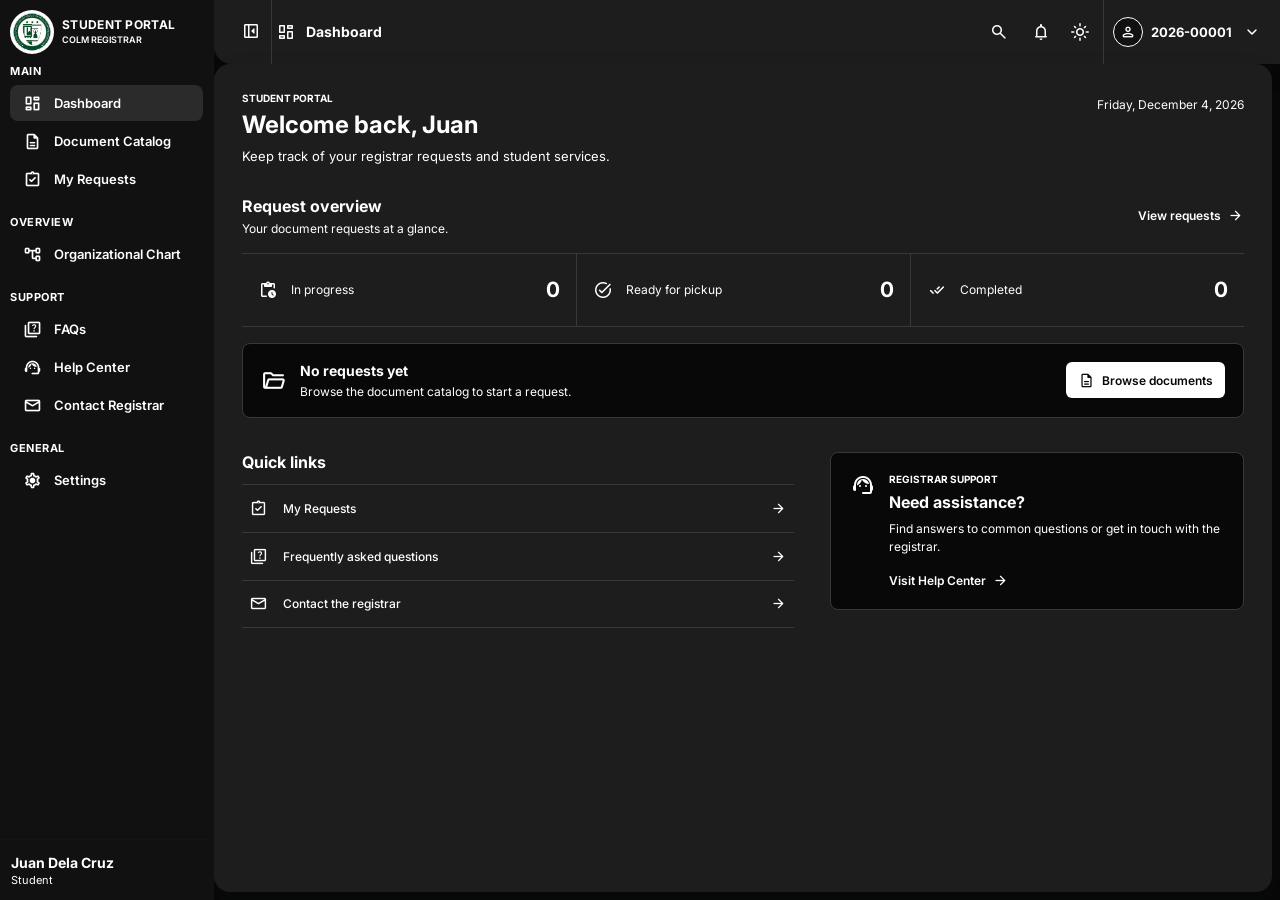
<file: index.html>
<!DOCTYPE html>
<html lang="en">
<head>
  <meta charset="UTF-8">
  <meta name="viewport" content="width=device-width, initial-scale=1.0">
  <title>Student Portal | COLM Registrar</title>
  <link rel="preconnect" href="https://fonts.googleapis.com">
  <link rel="preconnect" href="https://fonts.gstatic.com" crossorigin>
  <link href="https://fonts.googleapis.com/css2?family=Inter:wght@400;500;600;700&display=swap" rel="stylesheet">
  <link href="https://fonts.googleapis.com/css2?family=Material+Symbols+Rounded:opsz,wght,FILL,GRAD@20..48,400,0,0" rel="stylesheet">
  <link rel="stylesheet" href="style.css">
</head>
<body class="dark">
  <div class="app">

    <aside class="sidebar" id="sidebar">
      <div class="brand">
        <img class="logo" src="colmlogo-removebg-preview.png" alt="COLM logo">
        <div class="brand-text">
          <strong>STUDENT PORTAL</strong>
          <span>COLM REGISTRAR</span>
        </div>
      </div>

      <nav class="nav">
        <div class="nav-group">
          <div class="section-title">MAIN</div>
          <a class="nav-item active" href="#" data-page="Dashboard"><span class="icon material-symbol">dashboard</span><span>Dashboard</span></a>
          <a class="nav-item" href="#" data-page="Document Catalog"><span class="icon material-symbol">description</span><span>Document Catalog</span></a>
          <a class="nav-item" href="#" data-page="My Requests"><span class="icon material-symbol">assignment_turned_in</span><span>My Requests</span></a>
        </div>

        <div class="nav-group">
          <div class="section-title">OVERVIEW</div>
          <a class="nav-item" href="#" data-page="Organizational Chart"><span class="icon material-symbol">account_tree</span><span>Organizational Chart</span></a>
        </div>

        <div class="nav-group">
          <div class="section-title">SUPPORT</div>
          <a class="nav-item" href="#" data-page="FAQs"><span class="icon material-symbol">quiz</span><span>FAQs</span></a>
          <a class="nav-item" href="#" data-page="Help Center"><span class="icon material-symbol">support_agent</span><span>Help Center</span></a>
          <a class="nav-item" href="#" data-page="Contact Registrar"><span class="icon material-symbol">mail</span><span>Contact Registrar</span></a>
        </div>

        <div class="nav-group">
          <div class="section-title">GENERAL</div>
          <a class="nav-item" href="#" data-page="Settings"><span class="icon material-symbol">settings</span><span>Settings</span></a>
        </div>
      </nav>

      <div class="student-card">
        <strong>Juan Dela Cruz</strong>
        <span>Student</span>
      </div>
    </aside>

    <main class="main">
      <header class="topbar">
        <div class="page-title">
          <button class="collapse-btn" id="collapseBtn" aria-label="Toggle sidebar"><span class="material-symbol" id="sidebarIcon">left_panel_close</span></button>
          <span class="title-icon material-symbol" id="pageIcon">dashboard</span>
          <span id="pageTitle">Dashboard</span>
        </div>

        <div class="top-actions">
          <div class="search" id="searchControl">
            <button class="search-toggle" id="searchToggle" type="button" aria-label="Open search" aria-expanded="false" aria-controls="searchInput"><span class="search-icon material-symbol">search</span></button>
            <input id="searchInput" type="search" placeholder="Search" aria-label="Search portal" hidden>
          </div>
          <button class="top-icon" title="Notifications" aria-label="Notifications"><span class="material-symbol">notifications</span></button>
          <button class="top-icon" title="Theme" aria-label="Toggle theme" id="themeBtn"><span class="material-symbol" id="themeIcon">dark_mode</span></button>
          <div class="profile-menu" id="profileMenu">
            <div class="avatar material-symbol">person</div>
            <span>2026-00001</span>
            <span class="chevron material-symbol">expand_more</span>
            <div class="profile-dropdown" id="profileDropdown">
              <div><strong>Juan Dela Cruz</strong></div>
              <div>Student</div>
              <hr>
              <button>Profile</button>
              <button>Log out</button>
            </div>
          </div>
        </div>
      </header>

      <section class="content" id="content">
        <div class="dashboard">
          <header class="dashboard-heading">
            <div>
              <p class="dashboard-eyebrow">STUDENT PORTAL</p>
              <h1>Welcome back, Juan</h1>
              <p>Keep track of your registrar requests and student services.</p>
            </div>
            <time class="dashboard-date" id="dashboardDate"></time>
          </header>

          <section class="dashboard-section" aria-labelledby="requestOverviewTitle">
            <div class="dashboard-section-heading">
              <div>
                <h2 id="requestOverviewTitle">Request overview</h2>
                <p>Your document requests at a glance.</p>
              </div>
              <a class="dashboard-text-link" href="#" data-page-action="My Requests">View requests <span class="material-symbol">arrow_forward</span></a>
            </div>

            <div class="request-stats">
              <div class="request-stat">
                <span class="request-stat-icon material-symbol">pending_actions</span>
                <span>In progress</span>
                <strong>0</strong>
              </div>
              <div class="request-stat">
                <span class="request-stat-icon material-symbol">task_alt</span>
                <span>Ready for pickup</span>
                <strong>0</strong>
              </div>
              <div class="request-stat">
                <span class="request-stat-icon material-symbol">done_all</span>
                <span>Completed</span>
                <strong>0</strong>
              </div>
            </div>

            <div class="request-empty">
              <span class="request-empty-icon material-symbol">folder_open</span>
              <div>
                <h3>No requests yet</h3>
                <p>Browse the document catalog to start a request.</p>
              </div>
              <a class="dashboard-action" href="#" data-page-action="Document Catalog"><span class="material-symbol">description</span>Browse documents</a>
            </div>
          </section>

          <div class="dashboard-lower">
            <section class="dashboard-section quick-links" aria-labelledby="quickLinksTitle">
              <h2 id="quickLinksTitle">Quick links</h2>
              <a class="quick-link" href="#" data-page-action="My Requests"><span class="material-symbol">assignment_turned_in</span><span>My Requests</span><span class="material-symbol quick-link-arrow">arrow_forward</span></a>
              <a class="quick-link" href="#" data-page-action="FAQs"><span class="material-symbol">quiz</span><span>Frequently asked questions</span><span class="material-symbol quick-link-arrow">arrow_forward</span></a>
              <a class="quick-link" href="#" data-page-action="Contact Registrar"><span class="material-symbol">mail</span><span>Contact the registrar</span><span class="material-symbol quick-link-arrow">arrow_forward</span></a>
            </section>

            <section class="dashboard-support" aria-labelledby="supportTitle">
              <span class="dashboard-support-icon material-symbol">support_agent</span>
              <div>
                <p class="dashboard-eyebrow">REGISTRAR SUPPORT</p>
                <h2 id="supportTitle">Need assistance?</h2>
                <p>Find answers to common questions or get in touch with the registrar.</p>
                <a class="dashboard-text-link" href="#" data-page-action="Help Center">Visit Help Center <span class="material-symbol">arrow_forward</span></a>
              </div>
            </section>
          </div>
        </div>
      </section>
    </main>
  </div>

  <script src="script.js"></script>
</body>
</html>
</file>
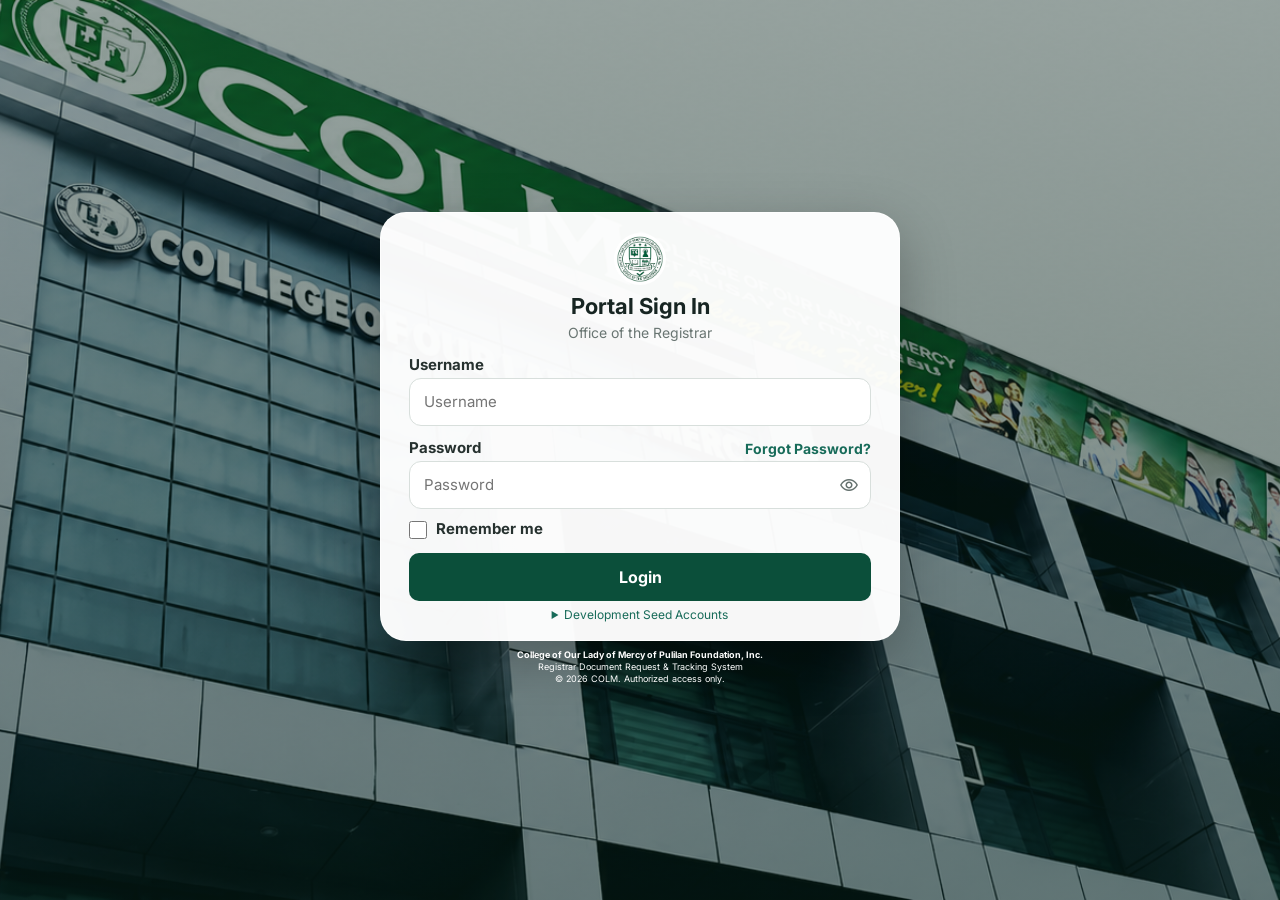
<file: frontend/index.html>
<!DOCTYPE html>
<html lang="en">
<head>
  <meta charset="UTF-8">
  <meta name="viewport" content="width=device-width, initial-scale=1.0">
  <title>Portal Sign In | COLM Registrar</title>
  <meta http-equiv="refresh" content="0; url=login.html">
  <script>window.location.replace("login.html");</script>
  <link rel="preconnect" href="https://fonts.googleapis.com">
  <link rel="preconnect" href="https://fonts.gstatic.com" crossorigin>
  <link href="https://fonts.googleapis.com/css2?family=Inter:wght@400;500;600;700&display=swap" rel="stylesheet">
  <link href="https://fonts.googleapis.com/css2?family=Material+Symbols+Rounded:opsz,wght,FILL,GRAD@20..48,400,0,0" rel="stylesheet">
  <link rel="stylesheet" href="css/style.css">
</head>
<body>
  <div class="sidebar-backdrop" id="sidebarBackdrop"></div>
  <main class="login-view" id="loginView">
    <section class="login-panel" aria-labelledby="loginTitle">
      <div class="login-seal">
        <img src="assets/images/colm_registrar_logo.png" alt="College of Mercy of Pulilan Foundation registrar seal">
      </div>
      <form class="login-form" id="loginForm">
        <h1 id="loginTitle">Portal Sign In</h1>
        <p class="login-subtitle">Office of the Registrar</p>
        <div class="login-label-row">
          <label for="loginUsername">Username</label>
        </div>
        <input id="loginUsername" name="username" type="text" placeholder="Username" autocomplete="username" required>
        <div class="login-label-row password-label-row">
          <label for="loginPassword">Password</label>
          <button class="forgot-password" id="forgotPassword" type="button">Forgot Password?</button>
        </div>
        <div class="login-password-field">
          <input id="loginPassword" name="password" type="password" placeholder="Password" autocomplete="current-password" required>
          <button class="password-visibility material-symbol" id="passwordVisibility" type="button" aria-label="Show password">visibility</button>
        </div>
        <label class="remember-option" for="rememberMe">
          <input id="rememberMe" name="rememberMe" type="checkbox">
          <span>Remember me</span>
        </label>
        <p class="login-notice" id="loginNotice" role="status" aria-live="polite"></p>
        <p class="login-error" id="loginError" role="alert" aria-live="polite"></p>
        <button class="login-submit" type="submit">Login</button>
        <details class="seed-accounts">
          <summary id="seedAccountsTitle">Development Seed Accounts</summary>
          <ul>
            <li><strong>Student:</strong> <code>2026-00001</code> / <code>Password123!</code></li>
            <li><strong>Cashier:</strong> <code>cashier</code> / <code>Password123!</code></li>
            <li><strong>Registrar:</strong> <code>registrar</code> / <code>Password123!</code></li>
            <li><strong>Admin:</strong> <code>admin</code> / <code>Password123!</code></li>
          </ul>
        </details>
      </form>
    </section>
    <footer class="login-footer">
      <strong>College of Our Lady of Mercy of Pulilan Foundation, Inc.</strong>
      <span>Registrar Document Request &amp; Tracking System</span>
      <span>&copy; 2026 COLM. Authorized access only.</span>
    </footer>
  </main>

  <div class="app" id="portalApp" hidden>

    <aside class="sidebar" id="sidebar">
      <div class="brand">
        <img class="logo" src="assets/images/colm_logo.png" alt="COLM logo">
        <div class="brand-text">
          <strong id="portalBrandTitle">STUDENT PORTAL</strong>
          <span>COLM REGISTRAR</span>
        </div>
        <button class="collapse-btn" id="collapseBtn" type="button" aria-label="Toggle sidebar"><span class="material-symbol" id="sidebarIcon">left_panel_close</span></button>
      </div>

      <nav class="nav">
        <div class="nav-group">
          <div class="section-title">MAIN</div>
          <a class="nav-item active" href="#" data-page="Dashboard"><span class="icon material-symbol">dashboard</span><span>Dashboard</span></a>
          <a class="nav-item" href="#" data-page="Document Catalog"><span class="icon material-symbol">description</span><span>Document Catalog</span></a>
          <a class="nav-item" href="#" data-page="My Requests"><span class="icon material-symbol">assignment_turned_in</span><span>My Requests</span></a>
        </div>

        <div class="nav-group">
          <div class="section-title">OVERVIEW</div>
          <a class="nav-item" href="#" data-page="Organizational Chart"><span class="icon material-symbol">account_tree</span><span>Organizational Chart</span></a>
        </div>

        <div class="nav-group">
          <div class="section-title">SUPPORT</div>
          <a class="nav-item" href="#" data-page="FAQs"><span class="icon material-symbol">quiz</span><span>FAQs</span></a>
          <a class="nav-item" href="#" data-page="Help Center"><span class="icon material-symbol">support_agent</span><span>Help Center</span></a>
          <a class="nav-item" href="#" data-page="Contact Registrar"><span class="icon material-symbol">mail</span><span>Contact Registrar</span></a>
        </div>

        <div class="nav-group">
          <div class="section-title">GENERAL</div>
          <a class="nav-item" href="#" data-page="Settings"><span class="icon material-symbol">settings</span><span>Settings</span></a>
        </div>
      </nav>

      <div class="student-card">
        <strong id="studentName">Juan Dela Cruz</strong>
        <span id="studentRole">Student</span>
      </div>
    </aside>

    <main class="main">
      <header class="topbar">
        <div class="page-title">
          <button class="collapse-btn mobile-sidebar-toggle" id="mobileSidebarBtn" type="button" aria-label="Open sidebar"><span class="material-symbol" id="mobileSidebarIcon">left_panel_open</span></button>
          <span class="title-icon material-symbol" id="pageIcon">dashboard</span>
          <span id="pageTitle">Dashboard</span>
        </div>

        <div class="top-actions">
          <div class="search" id="searchControl">
            <button class="search-toggle" id="searchToggle" type="button" aria-label="Open search" aria-expanded="false" aria-controls="searchInput"><span class="search-icon material-symbol">search</span></button>
            <input id="searchInput" type="search" placeholder="Search" aria-label="Search portal" autocomplete="off" hidden>
          </div>
          <button class="top-icon" title="Notifications" aria-label="Notifications"><span class="material-symbol">notifications</span></button>
          <button class="top-icon" title="Theme" aria-label="Toggle theme" id="themeBtn"><span class="material-symbol" id="themeIcon">dark_mode</span></button>
          <div class="profile-menu" id="profileMenu">
            <div class="avatar material-symbol">person</div>
            <span id="profileId">2026-00001</span>
            <span class="chevron material-symbol">expand_more</span>
            <div class="profile-dropdown" id="profileDropdown">
              <div><strong id="profileName">Juan Dela Cruz</strong></div>
              <div id="profileRole">Student</div>
              <hr>
              <button>Profile</button>
              <button id="logoutBtn" type="button">Log out</button>
            </div>
          </div>
        </div>
      </header>

      <section class="content" id="content">
        <div class="dashboard">
          <header class="dashboard-heading">
            <div>
              <p class="dashboard-eyebrow">STUDENT PORTAL</p>
              <h1>Welcome back, <span id="welcomeName">Juan</span></h1>
              <p>Keep track of your registrar requests and student services.</p>
            </div>
            <time class="dashboard-date" id="dashboardDate"></time>
          </header>

          <section class="dashboard-section" aria-labelledby="requestOverviewTitle">
            <div class="dashboard-section-heading">
              <div>
                <h2 id="requestOverviewTitle">Request overview</h2>
                <p>Your document requests at a glance.</p>
              </div>
              <a class="dashboard-text-link" href="#" data-page-action="My Requests">View requests <span class="material-symbol">arrow_forward</span></a>
            </div>

            <div class="stat-cards">
              <div class="stat-card">
                <div class="stat-card-icon icon-total"><span class="material-symbol">description</span></div>
                <div class="stat-card-info">
                  <strong class="stat-number">2</strong>
                  <span class="stat-label">Total Requests</span>
                </div>
              </div>

              <div class="stat-card">
                <div class="stat-card-icon icon-processing"><span class="material-symbol">schedule</span></div>
                <div class="stat-card-info">
                  <strong class="stat-number">1</strong>
                  <span class="stat-label">In Processing</span>
                </div>
              </div>

              <div class="stat-card">
                <div class="stat-card-icon icon-pending"><span class="material-symbol">credit_card</span></div>
                <div class="stat-card-info">
                  <strong class="stat-number">0</strong>
                  <span class="stat-label">Pending Payment</span>
                </div>
              </div>

              <div class="stat-card">
                <div class="stat-card-icon icon-ready"><span class="material-symbol">download</span></div>
                <div class="stat-card-info">
                  <strong class="stat-number">0</strong>
                  <span class="stat-label">Ready for Claiming</span>
                </div>
              </div>

              <div class="stat-card">
                <div class="stat-card-icon icon-completed"><span class="material-symbol">check</span></div>
                <div class="stat-card-info">
                  <strong class="stat-number">0</strong>
                  <span class="stat-label">Released / Completed</span>
                </div>
              </div>
            </div>

            <div class="request-empty">
              <span class="request-empty-icon material-symbol">folder_open</span>
              <div>
                <h3>No requests yet</h3>
                <p>Browse the document catalog to start a request.</p>
              </div>
              <a class="dashboard-action" href="#" data-page-action="Document Catalog"><span class="material-symbol">description</span>Browse documents</a>
            </div>
          </section>

          <div class="dashboard-lower">
            <section class="dashboard-section quick-links" aria-labelledby="quickLinksTitle">
              <h2 id="quickLinksTitle">Quick links</h2>
              <a class="quick-link" href="#" data-page-action="My Requests"><span class="material-symbol">assignment_turned_in</span><span>My Requests</span><span class="material-symbol quick-link-arrow">arrow_forward</span></a>
              <a class="quick-link" href="#" data-page-action="FAQs"><span class="material-symbol">quiz</span><span>Frequently asked questions</span><span class="material-symbol quick-link-arrow">arrow_forward</span></a>
              <a class="quick-link" href="#" data-page-action="Contact Registrar"><span class="material-symbol">mail</span><span>Contact the registrar</span><span class="material-symbol quick-link-arrow">arrow_forward</span></a>
            </section>

            <section class="dashboard-support" aria-labelledby="supportTitle">
              <span class="dashboard-support-icon material-symbol">support_agent</span>
              <div>
                <p class="dashboard-eyebrow">REGISTRAR SUPPORT</p>
                <h2 id="supportTitle">Need assistance?</h2>
                <p>Find answers to common questions or get in touch with the registrar.</p>
                <a class="dashboard-text-link" href="#" data-page-action="Help Center">Visit Help Center <span class="material-symbol">arrow_forward</span></a>
              </div>
            </section>
          </div>
        </div>

        <div class="catalog" hidden>
          <header class="dashboard-heading">
            <div>
              <p class="dashboard-eyebrow">STUDENT PORTAL</p>
              <h1>Document Catalog</h1>
              <p>Browse available documents and start a request.</p>
            </div>
          </header>

          <div class="doc-grid">

            <div class="doc-item">
              <div class="doc-card">
                <h3>Transcript of Records (TOR)</h3>
                <span class="doc-price">₱250</span>
                <p class="doc-desc">Official consolidated academic transcript covering all course units, grades, and graduation credentials.</p>
                <button class="doc-request-btn">Select Document</button>
              </div>
              <div class="doc-card-meta">
                <p><strong>Processing Days:</strong> 5-7 days</p>
                <p class="meta-label"><strong>Requirements:</strong></p>
                <p class="meta-check"><span class="material-symbol">check_circle</span> Accomplished request</p>
                <p class="meta-check"><span class="material-symbol">check_circle</span> Clearance/completion of requirements</p>
                <p class="meta-label"><strong>Available Released Method:</strong></p>
                <p class="meta-check"><span class="material-symbol">check_circle</span> Hardcopy only</p>
              </div>
            </div>

            <div class="doc-item">
              <div class="doc-card">
                <h3>Certification of Grades</h3>
                <span class="doc-price">₱100</span>
                <p class="doc-desc">Official certificate containing semester breakdown of subjects taken and grades obtained.</p>
                <button class="doc-request-btn">Select Document</button>
              </div>
              <div class="doc-card-meta">
                <p><strong>Processing Days:</strong> Same day</p>
                <p class="meta-label"><strong>Requirements:</strong></p>
                <p class="meta-check"><span class="material-symbol">check_circle</span> Request/application</p>
                <p class="meta-check"><span class="material-symbol">check_circle</span> Student verification</p>
                <p class="meta-label"><strong>Available Released Method:</strong></p>
                <p class="meta-check"><span class="material-symbol">check_circle</span> Softcopy</p>
                <p class="meta-check"><span class="material-symbol">check_circle</span> Hardcopy</p>
              </div>
            </div>

            <div class="doc-item">
              <div class="doc-card">
                <h3>Certificate of Enrollment</h3>
                <span class="doc-price">₱100</span>
                <p class="doc-desc">Formal institutional verification confirming active student status in the current semester.</p>
                <button class="doc-request-btn">Select Document</button>
              </div>
              <div class="doc-card-meta">
                <p><strong>Processing Days:</strong> Same day</p>
                <p class="meta-label"><strong>Requirements:</strong></p>
                <p class="meta-check"><span class="material-symbol">check_circle</span> Student identification/verification</p>
                <p class="meta-label"><strong>Available Released Method:</strong></p>
                <p class="meta-check"><span class="material-symbol">check_circle</span> Softcopy</p>
                <p class="meta-check"><span class="material-symbol">check_circle</span> Hardcopy</p>
              </div>
            </div>

            <div class="doc-item">
              <div class="doc-card">
                <h3>Certificate of Registration</h3>
                <span class="doc-price">₱100</span>
                <p class="doc-desc">Certified copy of the official enrollment registration and scheduled course matrix</p>
                <button class="doc-request-btn">Select Document</button>
              </div>
              <div class="doc-card-meta">
                <p><strong>Processing Days:</strong> Same day</p>
                <p class="meta-label"><strong>Requirements:</strong></p>
                <p class="meta-check"><span class="material-symbol">check_circle</span> Student information/verification</p>
                <p class="meta-label"><strong>Available Released Method:</strong></p>
                <p class="meta-check"><span class="material-symbol">check_circle</span> Softcopy</p>
                <p class="meta-check"><span class="material-symbol">check_circle</span> Hardcopy</p>
              </div>
            </div>

            <div class="doc-item">
              <div class="doc-card">
                <h3>Certificate of Graduation</h3>
                <span class="doc-price">₱100</span>
                <p class="doc-desc">Official institutional attestation confirming the degree earned and graduation date.</p>
                <button class="doc-request-btn">Select Document</button>
              </div>
              <div class="doc-card-meta">
                <p><strong>Processing Days:</strong> Same day</p>
                <p class="meta-label"><strong>Requirements:</strong></p>
                <p class="meta-check"><span class="material-symbol">check_circle</span> Verified graduate record</p>
                <p class="meta-label"><strong>Available Released Method:</strong></p>
                <p class="meta-check"><span class="material-symbol">check_circle</span> Hardcopy only</p>
              </div>
            </div>

            <div class="doc-item">
              <div class="doc-card">
                <h3>Certificate of Good Moral Character</h3>
                <span class="doc-price">₱100</span>
                <p class="doc-desc">Attestation from the Office of Student Affairs and Registrar regarding discipline record.</p>
                <button class="doc-request-btn">Select Document</button>
              </div>
              <div class="doc-card-meta">
                <p><strong>Processing Days:</strong> Same day</p>
                <p class="meta-label"><strong>Requirements:</strong></p>
                <p class="meta-check"><span class="material-symbol">check_circle</span> Required clearances/verification as applicable</p>
                <p class="meta-label"><strong>Available Released Method:</strong></p>
                <p class="meta-check"><span class="material-symbol">check_circle</span> Softcopy</p>
                <p class="meta-check"><span class="material-symbol">check_circle</span> Hardcopy</p>
              </div>
            </div>

            <div class="doc-item">
              <div class="doc-card">
                <h3>Certificate of Units Earned</h3>
                <span class="doc-price">₱100</span>
                <p class="doc-desc">Statement indicating total credited collegiate units completed to date.</p>
                <button class="doc-request-btn">Select Document</button>
              </div>
              <div class="doc-card-meta">
                <p><strong>Processing Days:</strong> Same day</p>
                <p class="meta-label"><strong>Requirements:</strong></p>
                <p class="meta-check"><span class="material-symbol">check_circle</span> Request and record verification</p>
                <p class="meta-label"><strong>Available Released Method:</strong></p>
                <p class="meta-check"><span class="material-symbol">check_circle</span> Softcopy</p>
                <p class="meta-check"><span class="material-symbol">check_circle</span> Hardcopy</p>
              </div>
            </div>

            <div class="doc-item">
              <div class="doc-card">
                <h3>Certificate of General Weighted Average (GWA)</h3>
                <span class="doc-price">₱100</span>
                <p class="doc-desc">Certification of overall cumulative grade point average across all completed semesters.</p>
                <button class="doc-request-btn">Select Document</button>
              </div>
              <div class="doc-card-meta">
                <p><strong>Processing Days:</strong> 1-3 days</p>
                <p class="meta-label"><strong>Requirements:</strong></p>
                <p class="meta-check"><span class="material-symbol">check_circle</span> Request and record verification</p>
                <p class="meta-label"><strong>Available Released Method:</strong></p>
                <p class="meta-check"><span class="material-symbol">check_circle</span> Softcopy</p>
                <p class="meta-check"><span class="material-symbol">check_circle</span> Hardcopy</p>
              </div>
            </div>

            <div class="doc-item">
              <div class="doc-card">
                <h3>Certificate of No Pending/Unfinished Academic Requirement</h3>
                <span class="doc-price">₱100</span>
                <p class="doc-desc">Certification certifying completion of all coursework, prerequisites, and thesis/internship requirements.</p>
                <button class="doc-request-btn">Select Document</button>
              </div>
              <div class="doc-card-meta">
                <p><strong>Processing Days:</strong> Same day</p>
                <p class="meta-label"><strong>Requirements:</strong></p>
                <p class="meta-check"><span class="material-symbol">check_circle</span> Verification of academic records</p>
                <p class="meta-label"><strong>Available Released Method:</strong></p>
                <p class="meta-check"><span class="material-symbol">check_circle</span> Softcopy</p>
                <p class="meta-check"><span class="material-symbol">check_circle</span> Hardcopy</p>
              </div>
            </div>

            <div class="doc-item">
              <div class="doc-card">
                <h3>Honorable Dismissal</h3>
                <span class="doc-price">₱350</span>
                <p class="doc-desc">Official document permitting student to transfer out and enroll in another collegiate institution.</p>
                <button class="doc-request-btn">Select Document</button>
              </div>
              <div class="doc-card-meta">
                <p><strong>Processing Days:</strong> Same day</p>
                <p class="meta-label"><strong>Requirements:</strong></p>
                <p class="meta-check"><span class="material-symbol">check_circle</span> Required clearance and institutional requirements</p>
                <p class="meta-label"><strong>Available Released Method:</strong></p>
                <p class="meta-check"><span class="material-symbol">check_circle</span> Hardcopy only</p>
              </div>
            </div>

            <div class="doc-item">
              <div class="doc-card">
                <h3>Certified True Copy of Academic Record</h3>
                <span class="doc-price">₱50</span>
                <p class="doc-desc">Registrar seal and dry stamp verifying authenticity of submitted photocopies of records.</p>
                <button class="doc-request-btn">Select Document</button>
              </div>
              <div class="doc-card-meta">
                <p><strong>Processing Days:</strong> Same day</p>
                <p class="meta-label"><strong>Requirements:</strong></p>
                <p class="meta-check"><span class="material-symbol">check_circle</span> Original record/request and verification</p>
                <p class="meta-label"><strong>Available Released Method:</strong></p>
                <p class="meta-check"><span class="material-symbol">check_circle</span> Hardcopy only</p>
              </div>
            </div>

            <div class="doc-item">
              <div class="doc-card">
                <h3>Form 137 / Permanent Record</h3>
                <span class="doc-price">₱100</span>
                <p class="doc-desc">High school transcript / secondary student permanent record copy for school-to-school transfer.</p>
                <button class="doc-request-btn">Select Document</button>
              </div>
              <div class="doc-card-meta">
                <p><strong>Processing Days:</strong> 5-7 days</p>
                <p class="meta-label"><strong>Requirements:</strong></p>
                <p class="meta-check"><span class="material-symbol">check_circle</span> Appropriate request and authorization</p>
                <p class="meta-label"><strong>Available Released Method:</strong></p>
                <p class="meta-check"><span class="material-symbol">check_circle</span> Hardcopy only</p>
              </div>
            </div>

            <div class="doc-item">
              <div class="doc-card">
                <h3>Internship/Training Certification</h3>
                <span class="doc-price">₱100</span>
                <p class="doc-desc">Formal certification of completed on-the-job training (OJT) or practicum hours.</p>
                <button class="doc-request-btn">Select Document</button>
              </div>
              <div class="doc-card-meta">
                <p><strong>Processing Days:</strong> Same day</p>
                <p class="meta-label"><strong>Requirements:</strong></p>
                <p class="meta-check"><span class="material-symbol">check_circle</span> Verification of institutional record</p>
                <p class="meta-label"><strong>Available Released Method:</strong></p>
                <p class="meta-check"><span class="material-symbol">check_circle</span> Softcopy</p>
                <p class="meta-check"><span class="material-symbol">check_circle</span> Hardcopy</p>
              </div>
            </div>

            <div class="doc-item">
              <div class="doc-card">
                <h3>NSTP/CWTS-related Certification</h3>
                <span class="doc-price">₱100</span>
                <p class="doc-desc">Official certificate and serial number for completed National Service Training Program.</p>
                <button class="doc-request-btn">Select Document</button>
              </div>
              <div class="doc-card-meta">
                <p><strong>Processing Days:</strong> Same day</p>
                <p class="meta-label"><strong>Requirements:</strong></p>
                <p class="meta-check"><span class="material-symbol">check_circle</span> Record verification</p>
                <p class="meta-label"><strong>Available Released Method:</strong></p>
                <p class="meta-check"><span class="material-symbol">check_circle</span> Softcopy</p>
                <p class="meta-check"><span class="material-symbol">check_circle</span> Hardcopy</p>
              </div>
            </div>

            <div class="doc-item">
              <div class="doc-card">
                <h3>Other Certifications</h3>
                <span class="doc-price">₱100</span>
                <p class="doc-desc">Custom registrar certification for special academic or administrative situations.</p>
                <button class="doc-request-btn">Select Document</button>
              </div>
              <div class="doc-card-meta">
                <p><strong>Processing Days:</strong> Same day</p>
                <p class="meta-label"><strong>Requirements:</strong></p>
                <p class="meta-check"><span class="material-symbol">check_circle</span> Appropriate request and supporting documents</p>
                <p class="meta-label"><strong>Available Released Method:</strong></p>
                <p class="meta-check"><span class="material-symbol">check_circle</span> Softcopy</p>
                <p class="meta-check"><span class="material-symbol">check_circle</span> Hardcopy</p>
              </div>
            </div>

          </div>
        </div>

        <div class="requests" hidden>
  <section class="request-form-panel" id="requestFormPanel" hidden aria-labelledby="requestFormTitle">
    <header class="request-form-header">
      <div>
        <h2 id="requestFormTitle">Document Request Form</h2>
        <p>Complete each step to submit your registrar request.</p>
      </div>
      <button class="request-cancel-btn" id="cancelRequestForm" type="button">Cancel</button>
    </header>

    <ol class="request-stepper" aria-label="Request steps">
      <li class="active" data-step-indicator="1"><span>1</span><b>Document</b></li>
      <li data-step-indicator="2"><span>2</span><b>Purpose</b></li>
      <li data-step-indicator="3"><span>3</span><b>Requirements</b></li>
      <li data-step-indicator="4"><span>4</span><b>Review</b></li>
      <li data-step-indicator="5"><span>5</span><b>Success</b></li>
    </ol>

    <form id="documentRequestForm" novalidate>
      <p class="request-form-message" id="requestFormMessage" role="status" aria-live="polite"></p>
      <section class="request-step" data-request-step="1">
        <h3>Step 1: Choose Document &amp; Quantity</h3>
        <div id="requestDocumentRows"></div>
        <button class="request-add-btn" id="addDocumentRow" type="button"><span class="material-symbol">add</span>Add another document</button>
        <div class="request-form-footer request-step-total">
          <div class="request-total"><span>Estimated fee assessment</span><strong id="requestTotal">₱0.00</strong></div>
        </div>
        <p class="request-date-note">Date Release follows the catalog processing time and may be adjusted by the Registrar.</p>
        <div class="request-form-actions">
          <button class="request-next-btn" type="button" data-next-step="2">Proceed to Purpose <span aria-hidden="true">→</span></button>
        </div>
      </section>

      <section class="request-step" data-request-step="2" hidden>
        <h3>Step 2: Purpose &amp; Delivery Method</h3>
        <label class="request-form-label" for="requestPurpose">Specific purpose of request</label>
        <input class="request-text-input" id="requestPurpose" name="purpose" type="text" placeholder="e.g. Scholarship application, employment, transfer" required>
        <div class="request-two-column">
          <div>
            <label class="request-form-label" for="requestReleaseMethod">Preferred release method</label>
            <select class="request-text-input" id="requestReleaseMethod" name="releaseMethod" required></select>
          </div>
          <div>
            <label class="request-form-label" for="requestPaymentMethod">Preferred payment method</label>
            <select class="request-text-input" id="requestPaymentMethod" name="paymentMethod" required>
              <option value="Cash">Cash</option>
              <option value="GCash">GCash</option>
            </select>
          </div>
          <div class="request-date-field">
            <span class="request-form-label">Date Release</span>
            <output class="request-date-display" id="dateReleaseDisplay">Choose a document first</output>
          </div>
        </div>
        <div class="request-form-actions request-form-actions-split">
          <button class="request-back-btn" type="button" data-previous-step="1">← Back</button>
          <button class="request-next-btn" type="button" data-next-step="3">Proceed to Requirements <span aria-hidden="true">→</span></button>
        </div>
      </section>

      <section class="request-step" data-request-step="3" hidden>
        <h3>Step 3: Review Required Items</h3>
        <p class="request-step-description">Attach a file for each requirement below, then confirm that you have reviewed them.</p>
        <div id="requestRequirementsList"></div>
        <p class="request-date-note">Files are listed for this browser demo and are not uploaded to a server.</p>
        <div class="request-form-actions request-form-actions-split">
          <button class="request-back-btn" type="button" data-previous-step="2">← Back</button>
          <button class="request-next-btn" id="reviewRequestBtn" type="button" data-next-step="4">Review Request <span aria-hidden="true">→</span></button>
        </div>
      </section>

      <section class="request-step" data-request-step="4" hidden>
        <h3>Step 4: Review Application Summary</h3>
        <div class="request-review-card">
          <div class="request-review-grid">
            <div><span>Purpose</span><strong id="reviewPurpose">—</strong></div>
            <div><span>Release method</span><strong id="reviewReleaseMethod">—</strong></div>
            <div><span>Payment method</span><strong id="reviewPaymentMethod">—</strong></div>
            <div><span>Date Release</span><strong id="reviewReleaseDate">—</strong></div>
            <div><span>Attachments</span><strong id="reviewAttachments">None</strong></div>
          </div>
          <div class="request-review-table-wrap">
            <table class="request-review-table">
              <thead><tr><th>Document</th><th>Copies</th><th>Unit price</th><th>Total fee</th><th>Date Release</th></tr></thead>
              <tbody id="requestReviewRows"></tbody>
            </table>
          </div>
          <div class="request-review-total"><span>Total fee</span><strong id="reviewTotal">₱0.00</strong></div>
        </div>
        <div class="request-form-actions request-form-actions-split">
          <button class="request-back-btn" type="button" data-previous-step="3">← Back</button>
          <button class="request-submit-btn" type="submit">Submit Request <span aria-hidden="true">→</span></button>
        </div>
      </section>
    </form>

    <section class="request-success" id="requestSuccess" hidden aria-live="polite">
      <span class="request-success-icon material-symbol">task_alt</span>
      <h3>Request Successfully Submitted!</h3>
      <p>Your request is pending payment. Once the Registrar releases a paid softcopy, you can download it from My Requests.</p>
      <div class="request-tracking-card">
        <div class="request-tracking-qr" id="requestTrackingQrCode" role="img" aria-label="QR code containing request tracking and document details"></div>
        <div class="request-tracking-details">
          <span>Your tracking number</span>
          <strong id="requestTrackingNumber">—</strong>
          <span>Total assessment: <b id="successTotal">₱0.00</b></span>
          <p class="request-qr-note" id="requestQrStatus" role="status">Preparing QR code...</p>
          <button class="request-qr-download-btn" id="downloadTrackingQr" type="button" disabled><span class="material-symbol" aria-hidden="true">download</span>Download QR</button>
        </div>
      </div>
      <div class="request-success-actions">
        <button class="request-back-btn" id="copyTrackingNumber" type="button">Copy Tracking Number</button>
        <button class="request-next-btn" id="viewMyRequests" type="button">View My Requests →</button>
      </div>
    </section>
  </section>

  <div class="requests-card" id="requestsHistoryCard">
    <div class="requests-header">
      <h2>My Document Requests History</h2>
      <button class="requests-new-btn" id="startNewRequestBtn" type="button"><span class="material-symbol" aria-hidden="true">add</span><span>New request</span></button>
    </div>

    <div class="requests-table-wrap">
      <table class="requests-table">
        <thead>
          <tr>
            <th>Tracking #</th>
            <th>Requester</th>
            <th>Document</th>
            <th>Amount</th>
            <th>Date Release</th>
            <th>Payment</th>
            <th>Payment method</th>
            <th>Status</th>
            <th>Overdue</th>
            <th>Action</th>
          </tr>
        </thead>
        <tbody id="requestsBody">
          <tr>
            <td colspan="10" class="requests-empty">No requests found.</td>
          </tr>
        </tbody>
      </table>
    </div>
  </div>
</div>

<div class="org-chart" hidden>
  <header class="dashboard-heading">
    <div>
      <p class="dashboard-eyebrow">STUDENT PORTAL</p>
      <h1>Organizational Chart</h1>
      <p>Meet the people behind the registrar's office.</p>
    </div>
  </header>

  <div class="org-scroll">
    <div class="org-tree">
      <ul>
        <li>
          <div class="org-card">
            <div class="org-card-top">
              <div class="org-photo"></div>
              <div class="org-info">
                <strong>Arnuldo G. Magdaong, LPT, DBA (C)</strong>
                <span>Vice President for Administration and Student Services</span>
              </div>
            </div>
            <a class="org-mail" href="mailto:#" aria-label="Email Arnuldo G. Magdaong"><span class="material-symbol">mail</span></a>
          </div>

          <ul>
            <!-- OIC-Registrar -->
            <li>
              <div class="org-card">
                <div class="org-card-top">
                  <div class="org-photo"></div>
                  <div class="org-info">
                    <strong>Limuel R. Dela Cruz, CFMA, MBA (C)</strong>
                    <span>OIC-Registrar</span>
                  </div>
                </div>
                <a class="org-mail" href="mailto:#" aria-label="Email Limuel R. Dela Cruz"><span class="material-symbol">mail</span></a>
              </div>

              <ul>
                <li>
                  <div class="org-note">
                    Receiving &amp; Releasing Services
                    <small>Caters both tertiary and basic education</small>
                  </div>

                  <ul>
                    <li>
                      <div class="org-card">
                        <div class="org-card-top">
                          <div class="org-photo"></div>
                          <div class="org-info">
                            <strong>Czarina Anne E. Ordonio, LPT</strong>
                            <span>Scholarship Coordinator</span>
                          </div>
                        </div>
                        <a class="org-mail" href="mailto:#" aria-label="Email Czarina Anne E. Ordonio"><span class="material-symbol">mail</span></a>
                      </div>
                    </li>
                    <li>
                      <div class="org-card">
                        <div class="org-card-top">
                          <div class="org-photo"></div>
                          <div class="org-info">
                            <strong>Shella Marie Venturina</strong>
                            <span>Administrative Assistant</span>
                            <em>Receiving</em>
                          </div>
                        </div>
                        <a class="org-mail" href="mailto:#" aria-label="Email Shella Marie Venturina"><span class="material-symbol">mail</span></a>
                      </div>
                    </li>
                    <li>
                      <div class="org-card">
                        <div class="org-card-top">
                          <div class="org-photo"></div>
                          <div class="org-info">
                            <strong>Dianara Pearl Alboleras Cruz, LPT</strong>
                            <span>Administrative Assistant</span>
                            <em>Releasing</em>
                          </div>
                        </div>
                        <a class="org-mail" href="mailto:#" aria-label="Email Dianara Pearl Alboleras Cruz"><span class="material-symbol">mail</span></a>
                      </div>
                    </li>
                    <li>
                      <div class="org-card">
                        <div class="org-card-top">
                          <div class="org-photo"></div>
                          <div class="org-info">
                            <strong>Gilaiza Salvador</strong>
                            <span>Administrative Assistant</span>
                            <em>HIM, TED, CSD</em>
                          </div>
                        </div>
                        <a class="org-mail" href="mailto:#" aria-label="Email Gilaiza Salvador"><span class="material-symbol">mail</span></a>
                      </div>
                    </li>
                    <li>
                      <div class="org-card">
                        <div class="org-card-top">
                          <div class="org-photo"></div>
                          <div class="org-info">
                            <strong>Jerimie Avilledo</strong>
                            <span>Administrative Assistant</span>
                            <em>AMD, ASD</em>
                          </div>
                        </div>
                        <a class="org-mail" href="mailto:#" aria-label="Email Jerimie Avilledo"><span class="material-symbol">mail</span></a>
                      </div>
                    </li>
                    <li>
                      <div class="org-card">
                        <div class="org-card-top">
                          <div class="org-photo"></div>
                          <div class="org-info">
                            <strong>Michaella Navalta</strong>
                            <span>Administrative Assistant</span>
                            <em>CJED</em>
                          </div>
                        </div>
                        <a class="org-mail" href="mailto:#" aria-label="Email Michaella Navalta"><span class="material-symbol">mail</span></a>
                      </div>
                    </li>
                  </ul>
                </li>
              </ul>
            </li>

            <!-- OIC Registrar - Basic Education -->
            <li>
              <div class="org-card">
                <div class="org-card-top">
                  <div class="org-photo"></div>
                  <div class="org-info">
                    <strong>Rona Mae Biglang-awa Mendoza, LPT</strong>
                    <span>OIC Registrar – Basic Education</span>
                  </div>
                </div>
                <a class="org-mail" href="mailto:#" aria-label="Email Rona Mae Biglang-awa Mendoza"><span class="material-symbol">mail</span></a>
              </div>

              <ul>
                <li>
                  <div class="org-card">
                    <div class="org-card-top">
                      <div class="org-photo"></div>
                      <div class="org-info">
                        <strong>Liana Genesis Cruz Flores</strong>
                        <span>Administrative Assistant</span>
                        <em>Basic Education</em>
                      </div>
                    </div>
                    <a class="org-mail" href="mailto:#" aria-label="Email Liana Genesis Cruz Flores"><span class="material-symbol">mail</span></a>
                  </div>
                </li>
              </ul>
            </li>
          </ul>
        </li>
      </ul>
    </div>
  </div>

  <div class="org-legend">
    <span><strong>HIM</strong> – Hospitality and Institutional Management</span>
    <span><strong>TED</strong> – Teacher Education</span>
    <span><strong>CSD</strong> – Computer Studies</span>
    <span><strong>AMD</strong> – Accountancy and Management</span>
    <span><strong>ASD</strong> – Allied Science</span>
    <span><strong>CJED</strong> – Criminal Justice Education</span>
  </div>
</div>

        <footer class="site-footer">
          <p>COLM Registrar Document Request &amp; Tracking System &copy; 2026 COLM.</p>
        </footer>
      </section>
    </main>
  </div>

  <script src="js/auth.js"></script>
  <script src="js/navigation.js"></script>
  <script src="https://cdnjs.cloudflare.com/ajax/libs/qrcodejs/1.0.0/qrcode.min.js" crossorigin="anonymous" referrerpolicy="no-referrer"></script>
  <script src="js/requests.js"></script>
</body>
</html>
</file>
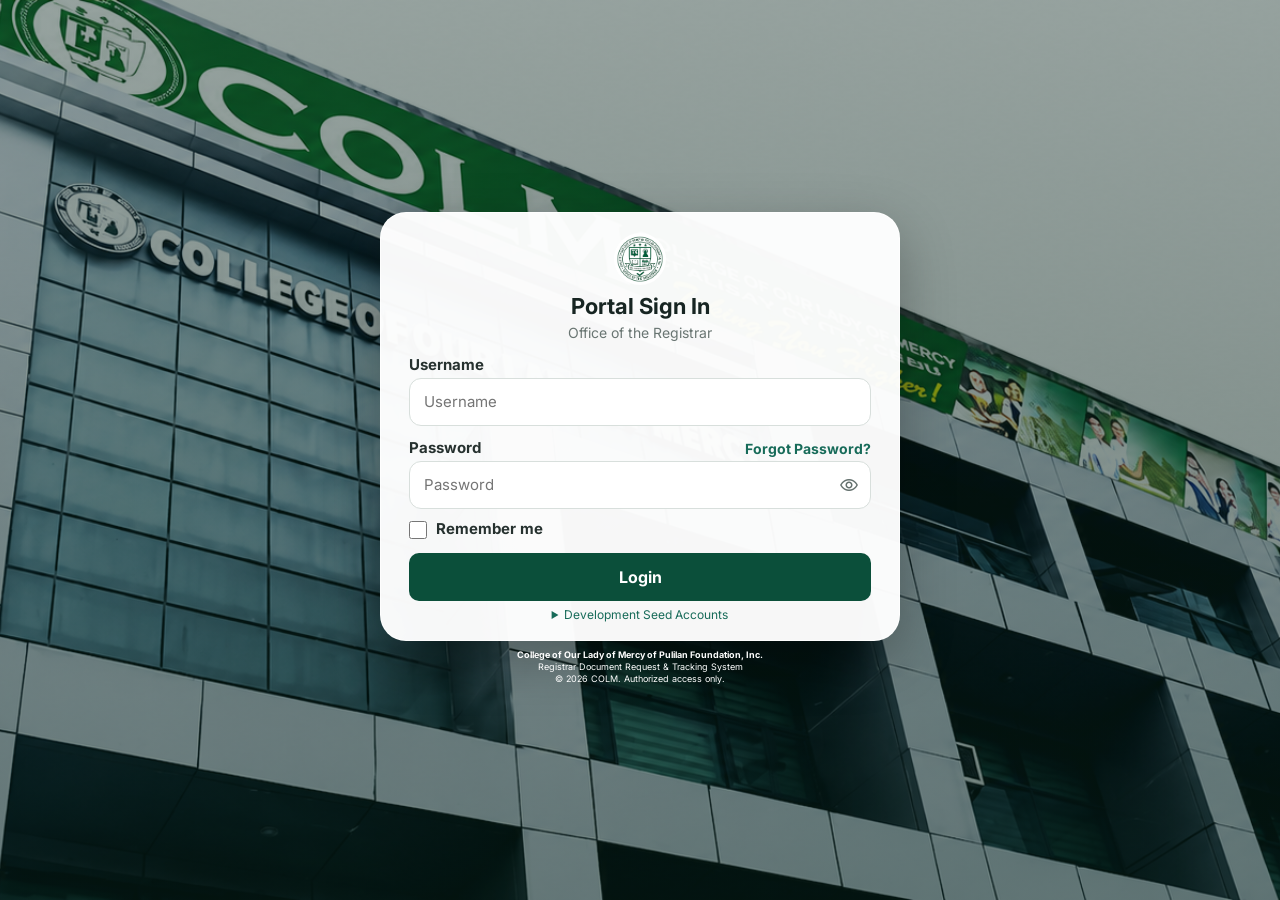
<file: frontend/login.html>
<!DOCTYPE html>
<html lang="en">
<head>
  <meta charset="UTF-8">
  <meta name="viewport" content="width=device-width, initial-scale=1.0">
  <title>Portal Sign In | COLM Registrar</title>
  <link rel="preconnect" href="https://fonts.googleapis.com">
  <link rel="preconnect" href="https://fonts.gstatic.com" crossorigin>
  <link href="https://fonts.googleapis.com/css2?family=Inter:wght@400;500;600;700&display=swap" rel="stylesheet">
  <link href="https://fonts.googleapis.com/css2?family=Material+Symbols+Rounded:opsz,wght,FILL,GRAD@20..48,400,0,0" rel="stylesheet">
  <link rel="stylesheet" href="css/style.css">
</head>
<body>
  <main class="login-view" id="loginView">
    <section class="login-panel" aria-labelledby="loginTitle">
      <div class="login-seal">
        <img src="assets/images/colm_registrar_logo.png" alt="College of Mercy of Pulilan Foundation registrar seal">
      </div>
      <form class="login-form" id="loginForm">
        <h1 id="loginTitle">Portal Sign In</h1>
        <p class="login-subtitle">Office of the Registrar</p>
        <div class="login-label-row">
          <label for="loginUsername">Username</label>
        </div>
        <input id="loginUsername" name="username" type="text" placeholder="Username" autocomplete="username" required>
        <div class="login-label-row password-label-row">
          <label for="loginPassword">Password</label>
          <button class="forgot-password" id="forgotPassword" type="button">Forgot Password?</button>
        </div>
        <div class="login-password-field">
          <input id="loginPassword" name="password" type="password" placeholder="Password" autocomplete="current-password" required>
          <button class="password-visibility material-symbol" id="passwordVisibility" type="button" aria-label="Show password">visibility</button>
        </div>
        <label class="remember-option" for="rememberMe">
          <input id="rememberMe" name="rememberMe" type="checkbox">
          <span>Remember me</span>
        </label>
        <p class="login-notice" id="loginNotice" role="status" aria-live="polite"></p>
        <p class="login-error" id="loginError" role="alert" aria-live="polite"></p>
        <button class="login-submit" type="submit">Login</button>
        <details class="seed-accounts">
          <summary id="seedAccountsTitle">Development Seed Accounts</summary>
          <ul>
            <li><strong>Student:</strong> <code>2026-00001</code> / <code>Password123!</code></li>
            <li><strong>Cashier:</strong> <code>cashier</code> / <code>Password123!</code></li>
            <li><strong>Registrar:</strong> <code>registrar</code> / <code>Password123!</code></li>
            <li><strong>Admin:</strong> <code>admin</code> / <code>Password123!</code></li>
          </ul>
        </details>
      </form>
    </section>
    <footer class="login-footer">
      <strong>College of Our Lady of Mercy of Pulilan Foundation, Inc.</strong>
      <span>Registrar Document Request &amp; Tracking System</span>
      <span>&copy; 2026 COLM. Authorized access only.</span>
    </footer>
  </main>
  <script src="js/auth.js"></script>
</body>
</html>
</file>
<file: style.css>
* {
  box-sizing: border-box;
}

:root {
  --primary: #064e3b;
  --primary-dark: #0b4f3a;
  --primary-soft: #e8f0ec;
  --hover: #e1e9e4;
  --sidebar: #eef1f0;
  --page: #f4f6f5;
  --white: #ffffff;
  --border: #d9dedc;
  --text: #16352a;
  --muted: #66736d;
  --shadow: 0 10px 30px rgba(20, 55, 43, .06);
}

html, body {
  margin: 0;
  min-height: 100%;
  font-family: "Inter", Arial, sans-serif;
  color: var(--text);
  background: var(--page);
}

button, input {
  font: inherit;
}

.material-symbol {
  font-family: "Material Symbols Rounded";
  font-weight: normal;
  font-style: normal;
  font-size: 20px;
  line-height: 1;
  letter-spacing: normal;
  text-transform: none;
  white-space: nowrap;
  direction: ltr;
  font-feature-settings: "liga";
  -webkit-font-smoothing: antialiased;
}

button, a {
  -webkit-tap-highlight-color: transparent;
}

.app {
  min-height: 100vh;
  display: flex;
}

.sidebar {
  width: 214px;
  min-width: 214px;
  height: 100vh;
  position: fixed;
  left: 0;
  top: 0;
  display: flex;
  flex-direction: column;
  background: var(--sidebar);
  border-right: 1px solid rgba(6, 78, 59, .07);
  transition: width .25s ease, min-width .25s ease;
  z-index: 20;
}

.brand {
  min-height: 64px;
  padding: 10px 10px;
  display: flex;
  align-items: center;
  gap: 8px;
}

.logo {
  width: 44px;
  height: 44px;
  padding: 3px;
  display: block;
  object-fit: contain;
  border-radius: 50%;
  background: #ffffff;
  flex: 0 0 auto;
}

.brand-text {
  display: flex;
  flex-direction: column;
  line-height: 1.15;
  white-space: nowrap;
}

.brand-text strong {
  font-size: 12px;
  letter-spacing: .3px;
}

.brand-text span {
  font-size: 9px;
  margin-top: 3px;
  color: var(--primary);
  font-weight: 600;
}

.collapse-btn {
  position: relative;
  z-index: 21;
  width: 30px;
  height: 30px;
  flex: 0 0 auto;
  border: 0;
  background: transparent;
  color: var(--primary);
  cursor: pointer;
  font-size: 21px;
  padding: 4px;
  border-radius: 50%;
}

.collapse-btn::after {
  content: "";
  position: absolute;
  top: 50%;
  right: -6px;
  width: 1px;
  height: 64px;
  background: var(--border);
  transform: translateY(-50%);
  pointer-events: none;
}

.collapse-btn:hover {
  background: var(--hover);
}

.nav {
  flex: 1;
  padding: 0 10px;
  overflow-y: auto;
}

.nav-group {
  margin-bottom: 18px;
}

.section-title {
  font-size: 11px;
  font-weight: 700;
  letter-spacing: .5px;
  color: var(--primary);
  margin: 0 0 7px;
}

.nav-item {
  display: flex;
  align-items: center;
  gap: 11px;
  height: 36px;
  padding: 0 11px;
  margin: 2px 0;
  border-radius: 8px;
  color: var(--primary);
  text-decoration: none;
  font-size: 13px;
  font-weight: 600;
  transition: background .15s ease;
}

.nav-item:hover,
.nav-item.active:hover {
  background: var(--hover);
}

.nav-item.active {
  background: var(--primary-soft);
}

.icon {
  width: 22px;
  display: inline-grid;
  place-items: center;
  font-size: 19px;
  font-weight: 500;
}

.student-card {
  padding: 14px 11px 13px;
  border-top: 1px solid rgba(6, 78, 59, .08);
  display: flex;
  flex-direction: column;
  gap: 2px;
}

.student-card strong {
  font-size: 14px;
}

.student-card span {
  font-size: 11px;
  color: var(--muted);
}

.main {
  width: calc(100% - 214px);
  margin-left: 214px;
  padding: 0 0 8px;
  min-height: 100vh;
  transition: margin-left .25s ease, width .25s ease;
}

.topbar {
  height: 64px;
  margin: 0 0 0 0;
  background: var(--white);
  border-bottom: 1px solid rgba(6, 78, 59, .06);
  border-radius: 0 0 0 18px;
  display: flex;
  align-items: center;
  justify-content: space-between;
  padding: 0 15px 0 22px;
  box-shadow: var(--shadow);
}

.page-title {
  display: flex;
  align-items: center;
  gap: 10px;
  font-size: 14px;
  font-weight: 700;
  color: var(--primary);
}

.title-icon {
  font-size: 20px;
}

.top-actions {
  display: flex;
  align-items: center;
  gap: 9px;
}

.search {
  width: 34px;
  height: 30px;
  border: 1px solid transparent;
  border-radius: 18px;
  display: flex;
  align-items: center;
  padding: 0 2px;
  color: var(--text);
  transition: width .2s ease, border-color .2s ease, padding .2s ease;
}

.search.open {
  width: 180px;
  padding: 0 9px;
  border-color: #7d8682;
}

.search-icon {
  font-size: 20px;
  line-height: 1;
  flex: 0 0 auto;
}

.search-toggle {
  width: 28px;
  height: 28px;
  flex: 0 0 auto;
  padding: 0;
  display: grid;
  place-items: center;
  border: 0;
  border-radius: 50%;
  background: transparent;
  color: var(--primary);
  cursor: pointer;
}

.search-toggle:hover {
  background: var(--hover);
}

.search-toggle:focus-visible,
.search input:focus-visible {
  outline: 2px solid var(--primary);
  outline-offset: 2px;
}

.search input {
  width: 100%;
  border: 0;
  outline: 0;
  background: transparent;
  min-width: 0;
  font-size: 12px;
  color: inherit;
}
.search input {
  width: 100%;
  border: 0;
  outline: 0;
  background: transparent;
  min-width: 0;
  font-size: 12px;
  color: inherit;
  -webkit-appearance: none;
  -moz-appearance: none;
  appearance: none;
}

.search input::-webkit-search-decoration,
.search input::-webkit-search-cancel-button,
.search input::-webkit-search-results-button,
.search input::-webkit-search-results-decoration {
  display: none;
  -webkit-appearance: none;
}

.top-icon {
  width: 30px;
  height: 30px;
  border: 0;
  background: transparent;
  color: var(--primary);
  display: grid;
  place-items: center;
  cursor: pointer;
  border-radius: 50%;
}

.top-icon:hover {
  background: var(--hover);
}

.profile-menu {
  position: relative;
  height: 64px;
  padding: 0 3px 0 9px;
  border-left: 1px solid var(--border);
  display: flex;
  align-items: center;
  gap: 8px;
  color: var(--primary);
  font-size: 13px;
  font-weight: 700;
  cursor: pointer;
}

.avatar {
  width: 30px;
  height: 30px;
  border-radius: 50%;
  border: 1px solid var(--primary);
  display: grid;
  place-items: center;
  font-size: 18px;
  background: var(--white);
}

.chevron {
  font-size: 20px;
  margin-left: 2px;
}

.profile-dropdown {
  display: none;
  position: absolute;
  right: 0;
  top: 58px;
  width: 180px;
  padding: 12px;
  background: var(--white);
  border: 1px solid var(--border);
  border-radius: 12px;
  box-shadow: 0 12px 30px rgba(0,0,0,.1);
  z-index: 50;
  color: var(--text);
  font-size: 12px;
}

.profile-dropdown.show {
  display: block;
}

.profile-dropdown hr {
  border: 0;
  border-top: 1px solid var(--border);
  margin: 10px 0;
}

.profile-dropdown button {
  width: 100%;
  text-align: left;
  border: 0;
  background: transparent;
  padding: 7px;
  border-radius: 6px;
  cursor: pointer;
  color: var(--text);
}

.profile-dropdown button:hover {
  background: var(--hover);
}

.content {
  height: calc(100vh - 72px);
  margin: 0 8px 0 0;
  background: var(--white);
  border-radius: 16px;
  overflow: auto;
  padding: 28px;
  box-shadow: var(--shadow);
}

.dashboard {
  max-width: 1200px;
  margin: 0 auto;
}

.dashboard-heading {
  display: flex;
  align-items: flex-start;
  justify-content: space-between;
  gap: 24px;
  margin-bottom: 32px;
}

.dashboard-eyebrow {
  margin: 0 0 7px;
  color: var(--muted);
  font-size: 10px;
  font-weight: 700;
}

.dashboard-heading h1 {
  margin: 0;
  color: var(--text);
  font-size: 24px;
  line-height: 1.2;
}

.dashboard-heading > div > p:last-child {
  margin: 8px 0 0;
  color: var(--muted);
  font-size: 13px;
}

.dashboard-date {
  padding-top: 5px;
  color: var(--muted);
  font-size: 12px;
  white-space: nowrap;
}

.dashboard-section-heading {
  display: flex;
  align-items: center;
  justify-content: space-between;
  gap: 16px;
  margin-bottom: 17px;
}

.dashboard-section h2,
.dashboard-support h2 {
  margin: 0;
  color: var(--text);
  font-size: 16px;
}

.dashboard-section-heading p {
  margin: 5px 0 0;
  color: var(--muted);
  font-size: 12px;
}

.dashboard-text-link {
  display: inline-flex;
  align-items: center;
  gap: 6px;
  color: var(--primary);
  font-size: 12px;
  font-weight: 600;
  text-decoration: none;
  white-space: nowrap;
}

.dashboard-text-link:hover {
  text-decoration: underline;
}

.dashboard-text-link .material-symbol {
  font-size: 17px;
}

.request-stats {
  display: grid;
  grid-template-columns: repeat(3, minmax(0, 1fr));
  border-top: 1px solid var(--border);
  border-bottom: 1px solid var(--border);
}

.request-stat {
  min-width: 0;
  min-height: 72px;
  padding: 12px 16px;
  display: grid;
  grid-template-columns: 24px minmax(0, 1fr) auto;
  align-items: center;
  gap: 9px;
}

.request-stat + .request-stat {
  border-left: 1px solid var(--border);
}

.request-stat-icon {
  color: var(--primary);
  font-size: 20px;
}

.request-stat > span:nth-child(2) {
  color: var(--muted);
  font-size: 12px;
}

.request-stat strong {
  color: var(--text);
  font-size: 21px;
}

.request-empty {
  margin-top: 16px;
  padding: 18px;
  display: flex;
  align-items: center;
  gap: 14px;
  background: var(--page);
  border: 1px solid var(--border);
  border-radius: 8px;
}

.request-empty-icon {
  flex: 0 0 auto;
  color: var(--muted);
  font-size: 25px;
}

.request-empty h3 {
  margin: 0;
  color: var(--text);
  font-size: 14px;
}

.request-empty p {
  margin: 5px 0 0;
  color: var(--muted);
  font-size: 12px;
}

.dashboard-action {
  min-height: 36px;
  margin-left: auto;
  padding: 0 12px;
  display: inline-flex;
  align-items: center;
  justify-content: center;
  gap: 7px;
  border-radius: 6px;
  background: var(--primary);
  color: var(--white);
  font-size: 12px;
  font-weight: 600;
  text-decoration: none;
  white-space: nowrap;
}

.dashboard-action:hover {
  filter: brightness(.9);
}

.dashboard-action .material-symbol {
  font-size: 17px;
}

body.dark .dashboard-action {
  color: var(--page);
}

.dashboard-lower {
  margin-top: 34px;
  display: grid;
  grid-template-columns: minmax(0, 1fr) minmax(280px, .75fr);
  align-items: start;
  gap: 36px;
}

.quick-links h2 {
  margin-bottom: 12px;
}

.quick-link {
  min-height: 48px;
  padding: 8px 7px;
  display: grid;
  grid-template-columns: 24px minmax(0, 1fr) 20px;
  align-items: center;
  gap: 10px;
  border-top: 1px solid var(--border);
  color: var(--text);
  font-size: 12px;
  font-weight: 500;
  text-decoration: none;
}

.quick-link:last-child {
  border-bottom: 1px solid var(--border);
}

.quick-link:hover {
  background: var(--hover);
}

.quick-link > .material-symbol:first-child {
  color: var(--primary);
  font-size: 19px;
}

.quick-link-arrow {
  justify-self: end;
  color: var(--muted);
  font-size: 17px;
}

.dashboard-support {
  padding: 20px;
  display: flex;
  align-items: flex-start;
  gap: 14px;
  background: var(--page);
  border: 1px solid var(--border);
  border-radius: 8px;
}

.dashboard-support-icon {
  flex: 0 0 auto;
  color: var(--primary);
  font-size: 24px;
}

.dashboard-support .dashboard-eyebrow {
  margin-bottom: 7px;
}

.dashboard-support p:not(.dashboard-eyebrow) {
  margin: 8px 0 13px;
  color: var(--muted);
  font-size: 12px;
  line-height: 1.5;
}

@media (max-width: 1000px) {
  .dashboard-lower {
    grid-template-columns: 1fr;
    gap: 26px;
  }
}

body.dark {
  --primary: #ffffff;
  --sidebar: #111111;
  --page: #080808;
  --white: #1d1d1d;
  --border: #383838;
  --text: #ffffff;
  --muted: #ffffff;
  --primary-soft: #2b2b2b;
  --hover: #3b3b3b;
}

body.dark .avatar {
  background: var(--sidebar);
}

body.dark .topbar,
body.dark .content,
body.dark .profile-dropdown {
  color: var(--text);
}

.sidebar.collapsed {
  width: 72px;
  min-width: 72px;
}

.sidebar.collapsed .brand-text,
.sidebar.collapsed .nav-item span:last-child,
.sidebar.collapsed .section-title,
.sidebar.collapsed .student-card {
  display: none;
}

.sidebar.collapsed .brand {
  justify-content: center;
  padding: 10px;
}

.sidebar.collapsed .nav-item {
  justify-content: center;
  padding: 0;
}

.main.expanded {
  margin-left: 72px;
  width: calc(100% - 72px);
}

@media (max-width: 800px) {
  .sidebar {
    transform: translateX(-100%);
    box-shadow: 8px 0 30px rgba(0,0,0,.08);
  }

  .sidebar.open {
    transform: translateX(0);
  }

  .main,
  .main.expanded {
    width: 100%;
    margin-left: 0;
  }

  .topbar {
    border-radius: 0 0 0 14px;
    padding-left: 14px;
  }

  .page-title {
    font-size: 13px;
  }

  .search.open {
    width: 150px;
  }

  .profile-menu > span:not(.chevron) {
    display: none;
  }

  .content {
    margin: 0;
    border-radius: 14px;
  }

  .content {
    height: auto;
    min-height: calc(100vh - 64px);
  }

  .dashboard-heading {
    margin-bottom: 24px;
  }
}

@media (max-width: 480px) {
  .search.open {
    width: min(180px, calc(100vw - 170px));
  }

  .top-actions {
    gap: 3px;
  }

  .content {
    padding: 18px;
  }

  .dashboard-heading {
    flex-direction: column;
    gap: 10px;
  }

  .dashboard-heading h1 {
    font-size: 21px;
  }

  .dashboard-section-heading {
    align-items: flex-start;
  }

  .request-stat {
    min-height: 56px;
    padding: 8px 12px;
  }

  .request-stat + .request-stat {
    border-top: 1px solid var(--border);
    border-left: 0;
  }

  .request-empty {
    display: grid;
    grid-template-columns: 28px minmax(0, 1fr);
    gap: 8px 12px;
  }

  .dashboard-action {
    grid-column: 2;
    justify-self: start;
    margin-left: 0;
  }

  .dashboard-lower {
    margin-top: 26px;
  }
}
</file>
<file: frontend/css/style.css>
* {
  box-sizing: border-box;
}

[hidden] {
  display: none !important;
}

:root {
  --primary: #064e3b;
  --primary-dark: #0b4f3a;
  --primary-soft: #e8f0ec;
  --hover: #e1e9e4;
  --sidebar: #eef1f0;
  --page: #f4f6f5;
  --white: #ffffff;
  --border: #d9dedc;
  --text: #16352a;
  --muted: #66736d;
  --shadow: 0 10px 30px rgba(20, 55, 43, .06);
}

html, body {
  margin: 0;
  min-height: 100%;
  font-family: "Inter", Arial, sans-serif;
  color: var(--text);
  background: var(--page);
}

button, input {
  font: inherit;
}

.material-symbol {
  font-family: "Material Symbols Rounded";
  font-weight: normal;
  font-style: normal;
  font-size: 20px;
  line-height: 1;
  letter-spacing: normal;
  text-transform: none;
  white-space: nowrap;
  direction: ltr;
  font-feature-settings: "liga";
  -webkit-font-smoothing: antialiased;
}

button, a {
  -webkit-tap-highlight-color: transparent;
}

.app {
  min-height: 100vh;
  display: flex;
  padding: 14px;
  gap: 14px;
}

.sidebar {
  width: 214px;
  min-width: 214px;
  height: calc(100vh - 28px);
  position: fixed;
  left: 14px;
  top: 14px;
  display: flex;
  flex-direction: column;
  background: var(--sidebar);
  border-radius: 16px;
  box-shadow: var(--shadow);
  transition: width .25s ease, min-width .25s ease;
  z-index: 20;
}

.brand {
  min-height: 64px;
  padding: 10px 8px;
  display: flex;
  align-items: center;
  gap: 6px;
}

.logo {
  width: 44px;
  height: 44px;
  padding: 3px;
  display: block;
  object-fit: contain;
  border-radius: 50%;
  background: #ffffff;
  flex: 0 0 auto;
}

.brand-text {
  min-width: 0;
  flex: 1;
  display: flex;
  flex-direction: column;
  line-height: 1.15;
  white-space: nowrap;
}

.brand-text strong {
  overflow: hidden;
  font-size: 11px;
  letter-spacing: 0;
  text-overflow: ellipsis;
}

.brand-text span {
  font-size: 9px;
  margin-top: 3px;
  color: var(--primary);
  font-weight: 600;
}

.collapse-btn {
  position: relative;
  z-index: 1;
  width: 28px;
  height: 28px;
  flex: 0 0 auto;
  margin-left: auto;
  border: 0;
  background: transparent;
  color: var(--primary);
  cursor: pointer;
  font-size: 21px;
  padding: 4px;
  border-radius: 50%;
}

.collapse-btn::after {
  display: none;
}

.collapse-btn:hover {
  background: var(--hover);
}

.nav {
  flex: 1;
  padding: 0 10px;
  overflow-y: auto;
}

.nav-group {
  margin-bottom: 18px;
}

.section-title {
  font-size: 11px;
  font-weight: 700;
  letter-spacing: .5px;
  color: var(--primary);
  margin: 0 0 7px;
}

.nav-item {
  display: flex;
  align-items: center;
  gap: 11px;
  height: 36px;
  padding: 0 11px;
  margin: 2px 0;
  border-radius: 8px;
  color: var(--primary);
  text-decoration: none;
  font-size: 13px;
  font-weight: 600;
  white-space: nowrap;
  transition: background .15s ease;
}

.nav-item span:last-child {
  min-width: 0;
  overflow: hidden;
  text-overflow: ellipsis;
  white-space: nowrap;
}

.nav-item:hover,
.nav-item.active:hover {
  background: var(--hover);
}

.nav-item.active {
  background: var(--primary-soft);
}

.icon {
  width: 22px;
  display: inline-grid;
  place-items: center;
  font-size: 19px;
  font-weight: 500;
}

.student-card {
  padding: 14px 11px 13px;
  border-top: 1px solid rgba(6, 78, 59, .08);
  display: flex;
  flex-direction: column;
  gap: 2px;
}

.student-card strong {
  font-size: 14px;
}

.student-card span {
  font-size: 11px;
  color: var(--muted);
}

.main {
  width: calc(100% - 214px - 14px);
  margin-left: calc(214px + 14px);
  min-height: calc(100vh - 28px);
  display: flex;
  flex-direction: column;
  gap: 10px;
  transition: margin-left .25s ease, width .25s ease;
}

.topbar {
  height: 64px;
  background: var(--white);
  border-radius: 16px;
  display: flex;
  align-items: center;
  justify-content: space-between;
  padding: 0 15px 0 22px;
  box-shadow: var(--shadow);
}

.page-title {
  display: flex;
  align-items: center;
  gap: 10px;
  font-size: 14px;
  font-weight: 700;
  color: var(--primary);
}

.title-icon {
  font-size: 20px;
}

.top-actions {
  display: flex;
  align-items: center;
  gap: 9px;
}

.search {
  width: 34px;
  height: 30px;
  border: 1px solid transparent;
  border-radius: 18px;
  display: flex;
  align-items: center;
  padding: 0 2px;
  color: var(--text);
  transition: width .2s ease, border-color .2s ease, padding .2s ease;
}

.search.open {
  width: 180px;
  padding: 0 9px;
  border-color: var(--primary);
}

.search-icon {
  font-size: 20px;
  line-height: 1;
  flex: 0 0 auto;
}

.search-toggle {
  width: 28px;
  height: 28px;
  flex: 0 0 auto;
  padding: 0;
  display: grid;
  place-items: center;
  border: 0;
  border-radius: 50%;
  background: transparent;
  color: var(--primary);
  cursor: pointer;
}

.search-toggle:hover {
  background: var(--hover);
}

.search-toggle:focus-visible {
  outline: 2px solid var(--primary);
  outline-offset: 2px;
}

.search input:focus-visible {
  outline: none;
}

.search input {
  width: 100%;
  border: 0;
  outline: 0;
  background: transparent;
  min-width: 0;
  font-size: 12px;
  color: inherit;
  -webkit-appearance: none;
  -moz-appearance: none;
  appearance: none;
}

.search input::-webkit-search-decoration,
.search input::-webkit-search-cancel-button,
.search input::-webkit-search-results-button,
.search input::-webkit-search-results-decoration {
  display: none;
  -webkit-appearance: none;
}

.top-icon {
  width: 30px;
  height: 30px;
  border: 0;
  background: transparent;
  color: var(--primary);
  display: grid;
  place-items: center;
  cursor: pointer;
  border-radius: 50%;
}

.top-icon:hover {
  background: var(--hover);
}

.profile-menu {
  position: relative;
  height: 64px;
  padding: 0 3px 0 9px;
  border-left: 1px solid var(--border);
  display: flex;
  align-items: center;
  gap: 8px;
  color: var(--primary);
  font-size: 13px;
  font-weight: 700;
  cursor: pointer;
}

.avatar {
  width: 30px;
  height: 30px;
  border-radius: 50%;
  border: 1px solid var(--primary);
  display: grid;
  place-items: center;
  font-size: 18px;
  background: var(--white);
}

.chevron {
  font-size: 20px;
  margin-left: 2px;
}

.profile-dropdown {
  display: none;
  position: absolute;
  right: 0;
  top: 58px;
  width: 180px;
  padding: 12px;
  background: var(--white);
  border: 1px solid var(--border);
  border-radius: 12px;
  box-shadow: 0 12px 30px rgba(0,0,0,.1);
  z-index: 50;
  color: var(--text);
  font-size: 12px;
}

.profile-dropdown.show {
  display: block;
}

.profile-dropdown hr {
  border: 0;
  border-top: 1px solid var(--border);
  margin: 10px 0;
}

.profile-dropdown button {
  width: 100%;
  text-align: left;
  border: 0;
  background: transparent;
  padding: 7px;
  border-radius: 6px;
  cursor: pointer;
  color: var(--text);
}

.profile-dropdown button:hover {
  background: var(--hover);
}

.content {
  flex: 1;
  background: var(--white);
  border-radius: 16px;
  padding: 28px;
  box-shadow: var(--shadow);
  overflow: auto;
}

.content.content-page-bg {
  background: var(--page);
}

.dashboard {
  max-width: 1200px;
  margin: 0 auto;
}

.dashboard-heading {
  display: flex;
  align-items: flex-start;
  justify-content: space-between;
  gap: 24px;
  margin-bottom: 32px;
}

.dashboard-eyebrow {
  margin: 0 0 7px;
  color: var(--muted);
  font-size: 10px;
  font-weight: 700;
}

.dashboard-heading h1 {
  margin: 0;
  color: var(--text);
  font-size: 24px;
  line-height: 1.2;
}

.dashboard-heading > div > p:last-child {
  margin: 8px 0 0;
  color: var(--muted);
  font-size: 13px;
}

.dashboard-date {
  padding-top: 5px;
  color: var(--muted);
  font-size: 12px;
  white-space: nowrap;
}

.dashboard-section-heading {
  display: flex;
  align-items: center;
  justify-content: space-between;
  gap: 16px;
  margin-bottom: 17px;
}

.dashboard-section h2,
.dashboard-support h2 {
  margin: 0;
  color: var(--text);
  font-size: 16px;
}

.dashboard-section-heading p {
  margin: 5px 0 0;
  color: var(--muted);
  font-size: 12px;
}

.dashboard-text-link {
  display: inline-flex;
  align-items: center;
  gap: 6px;
  color: var(--primary);
  font-size: 12px;
  font-weight: 600;
  text-decoration: none;
  white-space: nowrap;
}

.dashboard-text-link:hover {
  text-decoration: underline;
}

.dashboard-text-link .material-symbol {
  font-size: 17px;
}

.stat-cards {
  display: grid;
  grid-template-columns: repeat(auto-fit, minmax(220px, 1fr));
  gap: 16px;
}

.stat-card {
  display: flex;
  align-items: center;
  gap: 14px;
  padding: 20px 22px;
  background: var(--white);
  border: 1px solid var(--border);
  border-radius: 14px;
  border-left: 4px solid var(--primary);
  box-shadow: 0 4px 14px rgba(20, 55, 43, .12);
  transition: transform .2s ease, box-shadow .2s ease;
  cursor: default;
}

.stat-card:hover {
  transform: translateY(-3px);
  box-shadow: 0 14px 34px rgba(20, 55, 43, .18);
}

.stat-card-icon {
  flex: 0 0 auto;
  width: 46px;
  height: 46px;
  display: grid;
  place-items: center;
  border-radius: 12px;
  font-size: 22px;
}

.stat-card-icon.icon-total {
  background: #e3f6ec;
  color: #0f9d58;
}

.stat-card-icon.icon-processing {
  background: #fdf1dc;
  color: #e6a52c;
}

.stat-card-icon.icon-pending {
  background: #e7edfb;
  color: #3d6adf;
}

.stat-card-icon.icon-ready {
  background: #e3f6ec;
  color: #0f9d58;
}

.stat-card-icon.icon-completed {
  background: #e3f6ec;
  color: #0f9d58;
}

.stat-card-info {
  display: flex;
  flex-direction: column;
  gap: 4px;
}

.stat-number {
  font-size: 24px;
  color: var(--text);
  line-height: 1;
}

.stat-label {
  font-size: 11px;
  font-weight: 700;
  letter-spacing: .4px;
  text-transform: uppercase;
  color: var(--muted);
}

.request-empty {
  margin-top: 16px;
  padding: 18px;
  display: flex;
  align-items: center;
  gap: 14px;
  background: var(--white);
  border: 1px solid var(--border);
  border-radius: 8px;
}

.request-empty-icon {
  flex: 0 0 auto;
  color: var(--muted);
  font-size: 25px;
}

.request-empty h3 {
  margin: 0;
  color: var(--text);
  font-size: 14px;
}

.request-empty p {
  margin: 5px 0 0;
  color: var(--muted);
  font-size: 12px;
}

.dashboard-action {
  min-height: 36px;
  margin-left: auto;
  padding: 0 12px;
  display: inline-flex;
  align-items: center;
  justify-content: center;
  gap: 7px;
  border-radius: 6px;
  background: var(--primary);
  color: var(--white);
  font-size: 12px;
  font-weight: 600;
  text-decoration: none;
  white-space: nowrap;
}

.dashboard-action:hover {
  filter: brightness(.9);
}

.dashboard-action .material-symbol {
  font-size: 17px;
}

body.dark .dashboard-action {
  color: var(--page);
}

.dashboard-lower {
  margin-top: 34px;
  display: grid;
  grid-template-columns: minmax(0, 1fr) minmax(280px, .75fr);
  align-items: start;
  gap: 36px;
}

.quick-links h2 {
  margin-bottom: 12px;
}

.quick-link {
  min-height: 48px;
  padding: 8px 7px;
  display: grid;
  grid-template-columns: 24px minmax(0, 1fr) 20px;
  align-items: center;
  gap: 10px;
  border-top: 1px solid var(--border);
  color: var(--text);
  font-size: 12px;
  font-weight: 500;
  text-decoration: none;
}

.quick-link:last-child {
  border-bottom: 1px solid var(--border);
}

.quick-link:hover {
  background: var(--hover);
}

.quick-link > .material-symbol:first-child {
  color: var(--primary);
  font-size: 19px;
}

.quick-link-arrow {
  justify-self: end;
  color: var(--muted);
  font-size: 17px;
}

.dashboard-support {
  padding: 20px;
  display: flex;
  align-items: flex-start;
  gap: 14px;
  background: var(--white);
  border: 1px solid var(--border);
  border-radius: 8px;
}

.dashboard-support-icon {
  flex: 0 0 auto;
  color: var(--primary);
  font-size: 24px;
}

.dashboard-support .dashboard-eyebrow {
  margin-bottom: 7px;
}

.dashboard-support p:not(.dashboard-eyebrow) {
  margin: 8px 0 13px;
  color: var(--muted);
  font-size: 12px;
  line-height: 1.5;
}

.login-view {
  width: 100vw;
  min-height: 100vh;
  min-height: 100dvh;
  display: flex;
  flex-direction: column;
  justify-content: center;
  align-items: center;
  gap: 4px;
  padding: 3px 12px;
  overflow: hidden;
  background: linear-gradient(rgba(5, 34, 26, .42), rgba(5, 34, 26, .56)), url("../assets/images/colmBG.jpg") center / cover no-repeat;
}

.login-panel {
  width: min(100%, 520px);
  padding: 20px 0 0;
  border: 1px solid rgba(255, 255, 255, .8);
  border-radius: 26px;
  background: rgba(255, 255, 255, .97);
  box-shadow: 0 18px 54px rgba(0, 0, 0, .28);
  color: #172522;
}

.login-seal {
  width: 52px;
  height: 52px;
  margin: 0 auto 8px;
  display: grid;
  place-items: center;
  padding: 2px;
  border-radius: 50%;
  background: #fff;
}

.login-seal img {
  width: 100%;
  height: 100%;
  object-fit: contain;
}

.login-form {
  display: flex;
  flex-direction: column;
  padding: 0 28px 16px;
}

.login-form h1 {
  margin: 0 0 4px;
  color: #172522;
  text-align: center;
  font-size: 22px;
  line-height: 1.25;
  font-weight: 700;
}

.login-subtitle {
  margin: 0 0 16px;
  color: #697572;
  text-align: center;
  font-size: 14px;
}

.login-form label {
  color: #26312f;
  font-size: 15px;
  line-height: 1.1;
  font-weight: 700;
}

.login-label-row {
  display: flex;
  align-items: center;
  justify-content: space-between;
  gap: 12px;
  margin-bottom: 4px;
}

.forgot-password {
  flex: 0 0 auto;
  padding: 0;
  border: 0;
  background: transparent;
  color: #176b59;
  font-size: 14px;
  font-weight: 700;
  cursor: pointer;
}

.login-form input {
  width: 100%;
  height: 48px;
  margin: 0;
  padding: 0 14px;
  border: 1px solid #d8dfdc;
  border-radius: 12px;
  outline: none;
  background: #fff;
  color: #172522;
  font-size: 15px;
}

.login-form > input {
  margin-bottom: 14px;
}

.login-password-field {
  position: relative;
  margin-bottom: 12px;
}

.login-password-field input {
  padding-right: 56px;
}

.password-visibility {
  position: absolute;
  top: 50%;
  right: 12px;
  display: grid;
  place-items: center;
  padding: 0;
  transform: translateY(-50%);
  border: 0;
  background: transparent;
  color: #64716e;
  cursor: pointer;
}

.login-form input:focus-visible {
  border-color: #26816a;
  box-shadow: 0 0 0 3px rgba(38, 129, 106, .14);
}

.remember-option {
  display: flex;
  align-items: center;
  gap: 9px;
  margin: 0 0 14px;
  color: #34413e;
  font-size: 14px;
  font-weight: 500;
  cursor: pointer;
}

.remember-option input {
  width: 18px;
  height: 18px;
  flex: 0 0 18px;
  margin: 0;
  padding: 0;
  border: 1px solid #c7d0cd;
  border-radius: 4px;
  accent-color: #176b59;
}

.login-error {
  min-height: 18px;
  margin: 0 0 4px;
  color: #a93226;
  font-size: 13px;
  line-height: 1.3;
}

.login-error:empty {
  display: none;
}

.login-notice {
  margin: 0 0 8px;
  color: #176b59;
  font-size: 13px;
}

.login-notice:empty {
  display: none;
}

.login-submit {
  width: 100%;
  min-height: 48px;
  align-self: stretch;
  border: 0;
  border-radius: 10px;
  background: var(--primary-dark);
  color: #fff;
  font-size: 16px;
  font-weight: 700;
  cursor: pointer;
}

.login-submit:hover {
  background: var(--primary);
}

.seed-accounts {
  margin-top: 4px;
  color: #176b59;
}

.seed-accounts summary {
  width: fit-content;
  margin: 0 auto;
  padding: 2px 8px;
  color: #176b59;
  font-size: 12px;
  cursor: pointer;
}

.seed-accounts ul {
  margin: 8px 0 0;
  padding-left: 20px;
  font-size: 13px;
  line-height: 1.7;
}

.seed-accounts[open] {
  padding: 10px;
  border: 1px solid #d8e2de;
  border-radius: 10px;
  background: #f5f8f6;
  color: #26312f;
}

.seed-accounts[open] summary {
  margin: 0;
  padding: 0;
  color: #176b59;
  font-weight: 700;
}

.seed-accounts li {
  padding-left: 2px;
  overflow-wrap: anywhere;
}

.seed-accounts code {
  color: #0b6344;
  font-family: inherit;
  font-weight: 700;
}

.login-footer {
  width: min(100%, 520px);
  display: flex;
  flex-direction: column;
  align-items: center;
  justify-content: center;
  gap: 1px;
  padding: 4px 8px;
  color: #fff;
  text-align: center;
  line-height: 1.25;
  font-size: 9px;
}

.login-footer strong {
  color: #fff;
}

@media (max-height: 600px) {
  .login-panel {
    padding-top: 14px;
  }

  .login-seal {
    width: 44px;
    height: 44px;
    margin-bottom: 6px;
  }

  .login-form {
    padding-bottom: 12px;
  }

  .login-form h1 {
    margin-bottom: 2px;
    font-size: 20px;
  }

  .login-subtitle {
    margin-bottom: 10px;
  }

  .login-label-row {
    margin-bottom: 3px;
  }

  .login-form input:not([type="checkbox"]) {
    height: 42px;
  }

  .login-form > input {
    margin-bottom: 10px;
  }

  .login-password-field {
    margin-bottom: 8px;
  }

  .remember-option {
    margin-bottom: 10px;
  }

  .login-submit {
    min-height: 44px;
  }
}

@media (max-width: 480px) {
  .login-form {
    padding-right: 22px;
    padding-left: 22px;
  }
}

@media (max-width: 1000px) {
  .dashboard-lower {
    grid-template-columns: 1fr;
    gap: 26px;
  }
}

body.dark {
  --primary: #ffffff;
  --sidebar: #111111;
  --page: #080808;
  --white: #1d1d1d;
  --border: #383838;
  --text: #ffffff;
  --muted: #ffffff;
  --primary-soft: #2b2b2b;
  --hover: #3b3b3b;
}

body.dark .avatar {
  background: var(--sidebar);
}

body.dark .topbar,
body.dark .content,
body.dark .profile-dropdown {
  color: var(--text);
}

.sidebar.collapsed {
  width: 72px;
  min-width: 72px;
}

.sidebar.collapsed .brand-text,
.sidebar.collapsed .nav-item span:last-child,
.sidebar.collapsed .section-title,
.sidebar.collapsed .student-card {
  display: none;
}

.sidebar.collapsed .brand {
  justify-content: center;
  gap: 0;
  padding: 10px 8px;
}

.sidebar.collapsed .brand .logo {
  width: 30px;
  height: 30px;
}

.sidebar.collapsed .brand .collapse-btn {
  width: 24px;
  height: 24px;
  flex-basis: 24px;
}

.sidebar.collapsed .nav-item {
  justify-content: center;
  padding: 0;
}

.mobile-sidebar-toggle {
  display: none;
}

.main.expanded {
  margin-left: calc(72px + 14px);
  width: calc(100% - 72px - 14px);
}

@media (max-width: 800px) {
  .app {
    padding: 0;
    gap: 0;
  }

  .sidebar {
    left: 0;
    top: 0;
    height: 100vh;
    border-radius: 0;
    transform: translateX(-100%);
    box-shadow: 8px 0 30px rgba(0,0,0,.08);
  }

  .sidebar.open {
    transform: translateX(0);
  }

  .main,
  .main.expanded {
    width: 100%;
    margin-left: 0;
    padding: 10px;
    gap: 10px;
  }

  .topbar {
    border-radius: 16px;
    padding-left: 14px;
  }

  .page-title {
    font-size: 13px;
  }

  .mobile-sidebar-toggle {
    display: inline-grid;
    place-items: center;
  }

  .search.open {
    width: 150px;
  }

  .profile-menu > span:not(.chevron) {
    display: none;
  }

  .content {
    border-radius: 14px;
  }

  .dashboard-heading {
    margin-bottom: 24px;
  }
}

@media (max-width: 480px) {
  .search.open {
    width: min(180px, calc(100vw - 170px));
  }

  .top-actions {
    gap: 3px;
  }

  .content {
    padding: 18px;
  }

  .dashboard-heading {
    flex-direction: column;
    gap: 10px;
  }

  .dashboard-heading h1 {
    font-size: 21px;
  }

  .dashboard-section-heading {
    align-items: flex-start;
  }

  .stat-cards {
    grid-template-columns: 1fr;
  }

  .request-empty {
    display: grid;
    grid-template-columns: 28px minmax(0, 1fr);
    gap: 8px 12px;
  }

  .dashboard-action {
    grid-column: 2;
    justify-self: start;
    margin-left: 0;
  }

  .dashboard-lower {
    margin-top: 26px;
  }
}

.sidebar-backdrop {
  display: none;
  position: fixed;
  inset: 0;
  background: rgba(0, 0, 0, .4);
  z-index: 15;
}

@media (max-width: 800px) {
  .sidebar-backdrop.show {
    display: block;
  }
}

.site-footer {
  margin: 70px 0 0;
  padding: 14px 20px 0;
  border-top: 1px solid var(--border);
  text-align: center;
}

.site-footer p {
  margin: 2px 0;
  font-size: 11px;
  color: var(--muted);
}

/* Custom scrollbar */
* {
  scrollbar-width: thin;
  scrollbar-color: var(--border) transparent;
}

*::-webkit-scrollbar {
  width: 8px;
  height: 8px;
}

*::-webkit-scrollbar-track {
  background: transparent;
}

*::-webkit-scrollbar-thumb {
  background: var(--border);
  border-radius: 8px;
}

*::-webkit-scrollbar-thumb:hover {
  background: var(--muted);
}

/* Dark mode nav fixes */
body.dark .nav-item {
  color: rgba(255, 255, 255, .75);
}

body.dark .nav-item:hover {
  color: #ffffff;
}

body.dark .nav-item.active {
  background: rgba(255, 255, 255, .12);
  color: #ffffff;
}

body.dark .nav-item .icon {
  color: rgba(255, 255, 255, .75);
}

body.dark .nav-item.active .icon,
body.dark .nav-item:hover .icon {
  color: #ffffff;
}

body.dark .section-title {
  color: rgba(255, 255, 255, .45);
}

/* Document Catalog */
.catalog {
  margin: -28px;
  padding: 28px;
  background: var(--page);
  border-radius: 16px;
}

.doc-grid {
  display: grid;
  grid-template-columns: repeat(auto-fit, minmax(280px, 1fr));
  gap: 28px;
  align-items: stretch;
}

.doc-item {
  display: flex;
  flex-direction: column;
  gap: 18px;
  padding: 16px;
  background: var(--white);
  border-radius: 20px;
  box-shadow: var(--shadow);
  height: 100%;
}

.doc-card {
  display: flex;
  flex-direction: column;
  padding: 20px;
  background: radial-gradient(circle at top right, #cfe3d6 0%, #e6eee9 45%, #ffffff 100%);
  border-radius: 14px;
}

/* Keep the text readable/dark even in dark mode since the card background stays light */
body.dark .doc-card h3,
body.dark .doc-card .doc-price {
  color: #16352a;
}

body.dark .doc-card .doc-desc {
  color: #66736d;
}

.doc-card h3 {
  margin: 0 0 6px;
  font-size: 15px;
  color: var(--text);
}

.doc-price {
  display: block;
  margin-bottom: 10px;
  font-size: 24px;
  font-weight: 800;
  color: var(--text);
}

.doc-desc {
  margin: 0 0 16px;
  min-height: 58px;
  font-size: 13px;
  line-height: 1.5;
  color: var(--muted);
}

.doc-request-btn {
  width: 100%;
  padding: 13px 14px;
  border: 0;
  border-radius: 999px;
  background: var(--primary-dark);
  color: #ffffff;
  font-size: 13px;
  font-weight: 700;
  cursor: pointer;
  transition: filter .15s ease;
}

.doc-request-btn:hover {
  background: #064e3b;
}

body.dark .doc-request-btn {
  background: var(--primary-dark);
  color: #ffffff;
}

/* Meta info/checklist sits plain, directly on the outer white card, no box */
.doc-card-meta {
  margin-top: 0;
  padding: 0 6px 6px;
  background: transparent;
  box-shadow: none;
  border: 0;
}

.doc-card-meta p {
  margin: 0 0 8px;
  font-size: 12.5px;
  color: var(--text);
}

.doc-card-meta p strong {
  font-weight: 700;
}

.doc-card-meta .meta-label {
  margin-top: 14px;
  margin-bottom: 8px;
}

.doc-card-meta .meta-check {
  display: flex;
  align-items: center;
  gap: 8px;
  margin-bottom: 6px;
  color: var(--muted);
}

.doc-card-meta .meta-check .material-symbol {
  font-size: 16px;
  color: var(--primary);
}

@media (max-width: 480px) {
  .catalog {
    margin: -18px;
    padding: 18px;
  }

  .doc-grid {
    grid-template-columns: 1fr;
  }
}

/* My Requests */
.requests {
  margin: -28px;
  padding: 28px;
  background: var(--page);
  border-radius: 16px;
}

.request-form-panel {
  margin-bottom: 20px;
  padding: 24px;
  border: 1px solid var(--border);
  border-radius: 14px;
  background: var(--white);
  box-shadow: var(--shadow);
}

.request-form-header,
.request-form-footer {
  display: flex;
  align-items: center;
  justify-content: space-between;
  gap: 16px;
}

.request-form-header {
  margin-bottom: 18px;
}

.request-form-header h2 {
  margin: 0;
  color: var(--text);
  font-size: 22px;
}

.request-form-header p,
.request-date-note {
  margin: 5px 0 0;
  color: var(--muted);
  font-size: 12px;
  line-height: 1.5;
}

.request-cancel-btn,
.request-add-btn,
.request-remove-btn {
  border: 0;
  background: transparent;
  color: var(--primary);
  cursor: pointer;
}

.request-cancel-btn {
  padding: 8px 10px;
  font-weight: 600;
}

.request-stepper {
  position: relative;
  display: grid;
  grid-template-columns: repeat(5, minmax(0, 1fr));
  gap: 4px;
  margin: 0 0 24px;
  padding: 12px 8px;
  border: 1px solid var(--border);
  border-radius: 12px;
  background: var(--primary-soft);
  list-style: none;
}

.request-stepper li {
  min-width: 0;
  display: flex;
  flex-direction: column;
  align-items: center;
  gap: 5px;
  color: var(--muted);
  text-align: center;
  font-size: 11px;
}

.request-stepper li span {
  width: 32px;
  height: 32px;
  display: grid;
  place-items: center;
  border: 2px solid var(--border);
  border-radius: 50%;
  background: var(--white);
  font-size: 13px;
  font-weight: 700;
}

.request-stepper li.active {
  color: var(--primary);
}

.request-stepper li.active span,
.request-stepper li.complete span {
  border-color: var(--primary);
  background: var(--primary);
  color: var(--white);
}

.request-stepper li.complete {
  color: var(--primary);
}

.request-step h3 {
  margin: 0 0 18px;
  color: var(--text);
  font-size: 18px;
}

.request-document-row {
  display: grid;
  grid-template-columns: minmax(220px, 1.4fr) minmax(140px, .7fr) minmax(280px, 1.6fr) 36px;
  align-items: start;
  gap: 12px;
  padding: 14px 0;
  border-top: 1px solid var(--border);
}

.request-field {
  min-width: 0;
  display: flex;
  flex-direction: column;
  gap: 6px;
}

.request-field label,
.request-row-meta span {
  color: var(--muted);
  font-size: 12px;
  font-weight: 600;
}

.request-field select,
.request-field input {
  width: 100%;
  min-height: 42px;
  padding: 0 10px;
  border: 1px solid var(--border);
  border-radius: 8px;
  background: var(--white);
  color: var(--text);
  font: inherit;
}

.request-form-label {
  display: block;
  margin: 0 0 6px;
  color: var(--text);
  font-size: 13px;
  font-weight: 700;
}

.request-text-input {
  width: 100%;
  min-height: 44px;
  margin: 0 0 18px;
  padding: 10px 12px;
  border: 1px solid var(--border);
  border-radius: 8px;
  background: var(--white);
  color: var(--text);
  font: inherit;
  font-size: 14px;
}

#requestPaymentMethod {
  max-width: 260px;
  font-size: 13px;
}

.request-two-column {
  display: grid;
  grid-template-columns: 1fr 1fr;
  gap: 18px;
}

.request-date-field {
  grid-column: 1 / -1;
}

.request-date-display {
  min-height: 44px;
  max-width: 260px;
  display: flex;
  align-items: center;
  padding: 0 12px;
  border: 1px solid var(--border);
  border-radius: 8px;
  background: var(--primary-soft);
  color: var(--text);
  font-size: 13px;
}

.request-step-description {
  margin: -8px 0 16px;
  color: var(--muted);
  font-size: 13px;
}

.request-requirement-group {
  margin: 0 0 12px;
  padding: 14px;
  border: 1px solid var(--border);
  border-radius: 10px;
  background: var(--white);
}

.request-requirement-group h4 {
  margin: 0 0 8px;
  color: var(--text);
  font-size: 14px;
}

.request-requirement-group ul {
  display: grid;
  gap: 10px;
  margin: 0 0 10px;
  padding: 0;
  list-style: none;
  color: var(--muted);
  font-size: 13px;
  line-height: 1.55;
}

.request-requirement-item {
  display: grid;
  gap: 8px;
  padding-bottom: 10px;
  border-bottom: 1px solid var(--border);
}

.request-requirement-heading {
  display: flex;
  align-items: center;
  justify-content: space-between;
  gap: 12px;
}

.request-requirement-heading strong {
  color: var(--text);
  font-weight: 600;
}

.request-required-badge {
  flex: 0 0 auto;
  padding: 4px 10px;
  border: 1px solid #b8e7c6;
  border-radius: 8px;
  background: #e6f8ec;
  color: #16713b;
  font-size: 11px;
  font-weight: 700;
  text-transform: uppercase;
}

.request-requirement-description,
.request-requirement-formats {
  margin: 0;
  color: var(--muted);
  font-size: 13px;
}

.request-requirement-formats {
  font-size: 12px;
}

.request-required-file {
  position: absolute;
  width: 1px;
  height: 1px;
  margin: -1px;
  padding: 0;
  overflow: hidden;
  clip: rect(0, 0, 0, 0);
  clip-path: inset(50%);
  white-space: nowrap;
  border: 0;
}

.request-requirement-dropzone {
  min-height: 150px;
  display: flex;
  flex-direction: column;
  align-items: center;
  justify-content: center;
  gap: 8px;
  padding: 20px;
  border: 2px dashed var(--border);
  border-radius: 14px;
  background: var(--primary-soft);
  color: var(--text);
  text-align: center;
  cursor: pointer;
  transition: border-color .15s ease, background .15s ease;
}

.request-requirement-dropzone:hover,
.request-requirement-dropzone.drag-active,
.request-requirement-dropzone.has-file {
  border-color: var(--primary);
  background: var(--white);
}

.request-required-file:focus-visible + .request-requirement-dropzone {
  outline: 2px solid var(--primary);
  outline-offset: 2px;
}

.request-dropzone-icon {
  color: var(--primary);
  font-size: 42px;
}

.request-requirement-dropzone strong {
  font-size: 14px;
}

.request-required-file-name {
  color: var(--muted);
  font-size: 12px;
  overflow-wrap: anywhere;
}

.request-confirm-option {
  display: flex;
  align-items: flex-start;
  gap: 8px;
  color: var(--text);
  font-size: 12px;
}

.request-confirm-option input {
  width: 16px;
  height: 16px;
  flex: 0 0 auto;
  margin: 0;
  accent-color: var(--primary);
}

.request-file-input {
  width: 100%;
  min-height: 54px;
  margin-bottom: 4px;
  padding: 10px;
  border: 1px dashed var(--border);
  border-radius: 8px;
  background: var(--primary-soft);
  color: var(--text);
  font-size: 12px;
}

.request-form-actions {
  display: flex;
  justify-content: flex-end;
  gap: 12px;
  margin-top: 20px;
  padding-top: 16px;
  border-top: 1px solid var(--border);
}

.request-form-actions-split {
  justify-content: space-between;
}

.request-back-btn,
.request-next-btn {
  min-height: 42px;
  padding: 0 16px;
  border: 1px solid var(--border);
  border-radius: 8px;
  font-size: 13px;
  font-weight: 700;
  cursor: pointer;
}

.request-back-btn {
  background: var(--primary-soft);
  color: var(--text);
}

.request-next-btn {
  border-color: var(--primary);
  background: var(--primary);
  color: var(--white);
}

.request-next-btn:hover,
.request-submit-btn:hover {
  filter: brightness(.92);
}

.request-next-btn:disabled {
  opacity: .55;
  cursor: not-allowed;
  filter: none;
}

.request-review-card {
  padding: 18px;
  border: 1px solid var(--border);
  border-radius: 10px;
  background: var(--primary-soft);
}

.request-review-grid {
  display: grid;
  grid-template-columns: repeat(2, minmax(0, 1fr));
  gap: 16px;
  margin-bottom: 18px;
}

.request-review-grid div {
  min-width: 0;
  display: flex;
  flex-direction: column;
  gap: 5px;
}

.request-review-grid span,
.request-review-total span {
  color: var(--muted);
  font-size: 12px;
}

.request-review-grid strong {
  color: var(--text);
  font-size: 14px;
  overflow-wrap: anywhere;
}

.request-review-table-wrap {
  overflow-x: auto;
  border: 1px solid var(--border);
  border-radius: 8px;
  background: var(--white);
}

.request-review-table {
  width: 100%;
  min-width: 620px;
  border-collapse: collapse;
}

.request-review-table th,
.request-review-table td {
  padding: 10px 12px;
  border-bottom: 1px solid var(--border);
  color: var(--text);
  text-align: left;
  font-size: 12px;
}

.request-review-table th {
  color: var(--muted);
  font-weight: 700;
}

.request-review-table tr:last-child td {
  border-bottom: 0;
}

.request-review-total {
  display: flex;
  justify-content: flex-end;
  align-items: baseline;
  gap: 16px;
  margin-top: 14px;
}

.request-review-total strong {
  color: var(--primary);
  font-size: 20px;
}

.request-success {
  padding: 26px 8px 8px;
  text-align: center;
}

.request-success-icon {
  display: block;
  color: var(--primary);
  font-size: 44px;
}

.request-success h3 {
  margin: 10px 0 6px;
  color: var(--text);
  font-size: 22px;
}

.request-success > p {
  max-width: 560px;
  margin: 0 auto 18px;
  color: var(--muted);
  font-size: 13px;
  line-height: 1.5;
}

.request-tracking-card {
  max-width: 560px;
  display: grid;
  grid-template-columns: 220px minmax(0, 1fr);
  align-items: center;
  gap: 8px;
  margin: 0 auto 18px;
  padding: 16px;
  border: 1px solid var(--border);
  border-radius: 10px;
  background: var(--primary-soft);
  color: var(--muted);
  font-size: 12px;
}

.request-tracking-qr {
  width: 220px;
  height: 220px;
  display: grid;
  place-items: center;
  overflow: hidden;
  border-radius: 8px;
  background: #ffffff;
}

.request-tracking-qr img,
.request-tracking-qr canvas {
  display: block;
  max-width: 100%;
  height: auto;
}

.request-tracking-details {
  min-width: 0;
  display: flex;
  flex-direction: column;
  align-items: flex-start;
  gap: 8px;
  text-align: left;
}

.request-tracking-card strong {
  color: var(--primary);
  font-size: 22px;
}

.request-tracking-card b {
  color: var(--text);
}

.request-qr-note {
  margin: 4px 0 0;
  color: var(--muted);
  font-size: 12px;
  line-height: 1.45;
}

.request-qr-download-btn {
  min-height: 38px;
  display: inline-flex;
  align-items: center;
  gap: 7px;
  margin-top: 4px;
  padding: 0 12px;
  border: 1px solid var(--primary);
  border-radius: 8px;
  background: var(--primary);
  color: #ffffff;
  font: inherit;
  font-weight: 700;
  cursor: pointer;
}

.request-qr-download-btn:disabled {
  opacity: .55;
  cursor: not-allowed;
}

@media (max-width: 480px) {
  .request-tracking-card {
    grid-template-columns: 1fr;
    justify-items: center;
  }

  .request-tracking-details {
    align-items: center;
    text-align: center;
  }
}

.request-success-actions {
  display: flex;
  flex-wrap: wrap;
  justify-content: center;
  gap: 10px;
}

.request-history-copies {
  color: var(--muted);
  white-space: nowrap;
}

.request-row-meta {
  min-width: 0;
  display: grid;
  grid-template-columns: repeat(3, minmax(0, 1fr));
  gap: 8px;
}

.request-row-meta > div {
  min-width: 0;
  display: flex;
  flex-direction: column;
  gap: 6px;
}

.request-row-meta strong {
  color: var(--text);
  font-size: 13px;
  line-height: 1.35;
  overflow-wrap: anywhere;
}

.request-remove-btn {
  width: 36px;
  height: 42px;
  display: grid;
  place-items: center;
  align-self: center;
  border-radius: 8px;
}

.request-remove-btn:hover,
.request-cancel-btn:hover {
  background: var(--hover);
}

.request-add-btn {
  min-height: 38px;
  display: inline-flex;
  align-items: center;
  gap: 6px;
  padding: 6px 8px;
  border-radius: 8px;
  font-size: 13px;
  font-weight: 700;
}

.request-add-btn:hover {
  background: var(--primary-soft);
}

.request-date-note {
  margin-top: 8px;
}

.request-form-footer {
  margin-top: 16px;
  padding-top: 16px;
  border-top: 1px solid var(--border);
}

.request-total {
  display: flex;
  flex-direction: column;
  gap: 4px;
  color: var(--muted);
  font-size: 12px;
}

.request-total strong {
  color: var(--text);
  font-size: 20px;
}

.request-submit-btn {
  min-height: 42px;
  padding: 0 18px;
  border: 0;
  border-radius: 8px;
  background: var(--primary);
  color: var(--white);
  font-size: 13px;
  font-weight: 700;
  cursor: pointer;
}

.request-submit-btn:hover {
  filter: brightness(.92);
}

.request-form-message {
  position: fixed;
  top: 84px;
  right: 20px;
  z-index: 1200;
  width: min(360px, calc(100vw - 32px));
  margin: 0;
  padding: 12px 14px;
  border: 1px solid #efc6c1;
  border-left: 4px solid #a93226;
  border-radius: 8px;
  background: #fff3f1;
  color: #8f2d24;
  box-shadow: 0 10px 28px rgba(35, 45, 40, .18);
  font-size: 13px;
  font-weight: 600;
  line-height: 1.45;
  pointer-events: none;
}

.request-form-message:empty {
  display: none;
}

@media (max-width: 480px) {
  .request-form-message {
    top: auto;
    right: 12px;
    bottom: 12px;
    width: calc(100vw - 24px);
  }
}

#requestPurpose[aria-invalid="true"] {
  border-color: #a93226;
  box-shadow: 0 0 0 3px rgba(169, 50, 38, .12);
}

#requestPurpose[aria-invalid="true"]::placeholder {
  color: #a93226;
  opacity: 1;
}

.requests-card {
  padding: 28px 32px 32px;
  background: var(--white);
  border: 1px solid var(--border);
  border-radius: 20px;
}

.requests-header {
  display: flex;
  align-items: center;
  justify-content: space-between;
  gap: 16px;
  padding-bottom: 22px;
  margin-bottom: 26px;
  border-bottom: 1px solid var(--border);
}

.requests-header h2 {
  margin: 0;
  font-size: 18px;
  color: var(--text);
}

.requests-new-btn {
  min-height: 42px;
  display: inline-flex;
  align-items: center;
  justify-content: center;
  gap: 7px;
  padding: 0 15px;
  border: 0;
  border-radius: 8px;
  background: var(--primary);
  color: var(--white);
  font: inherit;
  font-size: 13px;
  font-weight: 700;
  text-decoration: none;
  white-space: nowrap;
  box-shadow: 0 3px 8px rgba(6, 78, 59, .16);
  cursor: pointer;
  transition: background .15s ease, box-shadow .15s ease, transform .15s ease;
}

.requests-new-btn .material-symbol {
  font-size: 18px;
}

.requests-new-btn:hover {
  background: var(--primary-dark);
  box-shadow: 0 5px 12px rgba(6, 78, 59, .2);
}

.requests-new-btn:focus-visible {
  outline: 2px solid var(--primary);
  outline-offset: 3px;
}

body.dark .requests-new-btn {
  color: var(--page);
}

.requests-table-wrap {
  overflow-x: auto;
  border: 1px solid var(--border);
  border-radius: 14px;
}

.requests-table {
  width: 100%;
  min-width: 720px;
  border-collapse: collapse;
}

.requests-table th {
  padding: 16px 20px;
  text-align: left;
  font-size: 12px;
  font-weight: 700;
  letter-spacing: 1px;
  text-transform: uppercase;
  color: var(--muted);
  background: var(--primary-soft);
  border-bottom: 2px solid var(--border);
}

.requests-table td {
  padding: 16px 20px;
  font-size: 13px;
  color: var(--text);
  border-bottom: 1px solid var(--border);
}

.requests-table tbody tr:last-child td {
  border-bottom: 0;
}

.request-table-action {
  min-height: 32px;
  display: inline-flex;
  align-items: center;
  justify-content: center;
  padding: 0 10px;
  border: 1px solid var(--primary);
  border-radius: 7px;
  background: var(--primary);
  color: var(--white);
  font: inherit;
  font-size: 12px;
  font-weight: 700;
  text-decoration: none;
  white-space: nowrap;
  cursor: pointer;
}

.request-table-action:hover {
  filter: brightness(.92);
}

.request-release-file {
  display: none;
}

.requests-empty {
  padding: 40px 28px !important;
  color: var(--muted);
}

@media (max-width: 760px) {
  .request-document-row {
    grid-template-columns: minmax(0, 1fr) 36px;
  }

  .request-document-field,
  .request-row-meta {
    grid-column: 1 / -1;
  }

  .request-quantity-field {
    grid-column: 1;
  }

  .request-document-row .request-remove-btn {
    grid-column: 2;
    grid-row: 2;
    justify-self: end;
  }
}

@media (max-width: 480px) {
  .requests {
    margin: -18px;
    padding: 18px;
  }

  .requests-card {
    padding: 20px;
  }

  .requests-header {
    flex-direction: column;
    align-items: flex-start;
  }

  .request-form-panel {
    padding: 18px;
  }

  .request-document-row {
    grid-template-columns: minmax(0, 1fr) 36px;
    align-items: start;
    gap: 12px 8px;
  }

  .request-document-row .request-field:first-child,
  .request-row-meta,
  .request-document-row .request-field:nth-child(3) {
    grid-column: 1;
  }

  .request-document-row .request-remove-btn {
    grid-column: 2;
    grid-row: 1;
  }

  .request-form-header {
    align-items: flex-start;
  }

  .request-form-footer {
    align-items: flex-end;
  }

  .request-stepper {
    gap: 0;
    padding: 10px 4px;
  }

  .request-stepper li {
    gap: 4px;
    font-size: 9px;
  }

  .request-stepper li span {
    width: 28px;
    height: 28px;
    font-size: 12px;
  }

  .request-step h3 {
    font-size: 16px;
  }

  .request-document-row {
    grid-template-columns: minmax(0, 1fr) 36px;
  }

  .request-document-field {
    grid-column: 1 / 3;
  }

  .request-quantity-field {
    grid-column: 1;
  }

  .request-row-meta {
    grid-column: 1 / 3;
    grid-template-columns: repeat(3, minmax(0, 1fr));
  }

  .request-document-row .request-remove-btn {
    grid-column: 2;
    grid-row: 2;
  }

  .request-two-column {
    grid-template-columns: 1fr;
    gap: 0;
  }

  .request-date-field {
    grid-column: auto;
  }

  .request-review-grid {
    grid-template-columns: 1fr;
    gap: 12px;
  }

  .request-form-actions {
    gap: 8px;
  }

  .request-back-btn,
  .request-next-btn,
  .request-submit-btn {
    padding-right: 12px;
    padding-left: 12px;
    font-size: 12px;
  }

  .request-tracking-card strong {
    font-size: 18px;
  }
}
/* Pressed state: outline only */
.doc-request-btn,
.dashboard-action,
.requests-new-btn {
  transition: background .15s ease, color .15s ease, box-shadow .15s ease, filter .15s ease;
}

.doc-request-btn:active {
  background: transparent;
  color: var(--primary-dark);
  box-shadow: inset 0 0 0 2px var(--primary-dark);
  filter: none;
}

.dashboard-action:active,
.requests-new-btn:active {
  background: transparent;
  color: var(--primary);
  box-shadow: inset 0 0 0 2px var(--primary);
  filter: none;
}

/* Dark mode */
body.dark .doc-request-btn:active {
  background: transparent;
  color: #ffffff;
  box-shadow: inset 0 0 0 2px #ffffff;
}

body.dark .dashboard-action:active,
body.dark .requests-new-btn:active {
  background: transparent;
  color: var(--primary);
  box-shadow: inset 0 0 0 2px var(--primary);
}

/* Org chart additions */
.org-info em {
  font-size: 11px;
  font-style: italic;
  line-height: 1.4;
  color: #b07d1a;
}

.org-note {
  max-width: 320px;
  padding: 14px 22px;
  border: 2px dashed var(--primary);
  border-radius: 12px;
  background: var(--white);
  font-size: 12px;
  font-weight: 700;
  text-align: center;
  line-height: 1.4;
  text-transform: uppercase;
  color: var(--text);
}

.org-note small {
  display: block;
  margin-top: 4px;
  font-size: 10px;
  font-weight: 600;
  color: var(--muted);
}

.org-legend {
  margin-top: 8px;
  padding: 16px 20px;
  display: flex;
  flex-wrap: wrap;
  gap: 8px 28px;
  background: var(--white);
  border: 1px solid var(--border);
  border-radius: 14px;
  font-size: 12px;
  color: var(--muted);
}

.org-legend strong {
  color: var(--text);
}

/* Organizational Chart (base) */
.org-chart {
  margin: -28px;
  padding: 28px;
  background: var(--page);
  border-radius: 16px;
}

.org-scroll {
  overflow-x: auto;
  padding: 4px 0 24px;
}

.org-tree {
  width: max-content;
  min-width: 100%;
}

.org-tree ul {
  position: relative;
  display: flex;
  justify-content: center;
  margin: 0;
  padding: 24px 0 0;
  list-style: none;
}

.org-tree > ul {
  padding-top: 0;
}

.org-tree li {
  position: relative;
  display: flex;
  flex-direction: column;
  align-items: center;
  padding: 24px 10px 0;
  list-style: none;
}

.org-tree > ul > li {
  padding-top: 0;
}

/* connector lines */
.org-tree li::before,
.org-tree li::after {
  content: "";
  position: absolute;
  top: 0;
  right: 50%;
  width: 50%;
  height: 24px;
  border-top: 2px solid var(--border);
}

.org-tree li::after {
  right: auto;
  left: 50%;
  border-left: 2px solid var(--border);
}

.org-tree > ul > li::before,
.org-tree > ul > li::after,
.org-tree li:only-child::before,
.org-tree li:only-child::after {
  display: none;
}

.org-tree li:only-child {
  padding-top: 24px;
}

.org-tree li:first-child::before,
.org-tree li:last-child::after {
  border: 0 none;
}

.org-tree li:last-child::before {
  border-right: 2px solid var(--border);
  border-radius: 0 10px 0 0;
}

.org-tree li:first-child::after {
  border-radius: 10px 0 0 0;
}

.org-tree ul ul::before {
  content: "";
  position: absolute;
  top: 0;
  left: 50%;
  height: 24px;
  border-left: 2px solid var(--border);
}

/* card */
.org-card {
  width: 270px;
  padding: 16px;
  background: var(--white);
  border-radius: 28px;
  box-shadow: var(--shadow);
  text-align: left;
}

.org-card-top {
  display: flex;
  align-items: flex-start;
  gap: 14px;
}

.org-photo {
  flex: 0 0 auto;
  width: 96px;
  height: 108px;
  position: relative;
  overflow: hidden;
  background: linear-gradient(#bfe6ff 0%, #e9f6ff 100%);
}

.org-photo::before {
  content: "";
  position: absolute;
  top: 12px;
  left: 18px;
  width: 38px;
  height: 14px;
  border-radius: 999px;
  background: #ffffff;
  box-shadow: 10px -8px 0 2px #ffffff;
}

.org-photo::after {
  content: "";
  position: absolute;
  left: -20%;
  right: -20%;
  bottom: -26px;
  height: 60px;
  border-radius: 50% 50% 0 0;
  background: #8fa400;
  box-shadow: 0 -16px 0 -4px #c5e08a;
}

.org-photo img {
  position: absolute;
  inset: 0;
  z-index: 1;
  width: 100%;
  height: 100%;
  object-fit: cover;
}

.org-info {
  min-width: 0;
  display: flex;
  flex-direction: column;
  gap: 6px;
}

.org-info strong {
  font-size: 15px;
  font-weight: 800;
  line-height: 1.2;
  color: var(--text);
}

.org-info span {
  font-size: 12px;
  color: var(--text);
}

.org-mail {
  margin-top: 14px;
  height: 38px;
  display: grid;
  place-items: center;
  border-radius: 999px;
  background: #d9d9d9;
  color: #16352a;
  text-decoration: none;
  transition: background .15s ease, box-shadow .15s ease;
}

.org-mail:hover {
  background: #cfcfcf;
}

/* pressed state: outline only */
.org-mail:active {
  background: transparent;
  box-shadow: inset 0 0 0 2px #16352a;
}

body.dark .org-mail {
  background: #3b3b3b;
  color: #ffffff;
}

body.dark .org-mail:active {
  background: transparent;
  box-shadow: inset 0 0 0 2px #ffffff;
}

@media (max-width: 480px) {
  .org-chart {
    margin: -18px;
    padding: 18px;
  }
}

/* ===== Org chart: iisang card design, walang scroll ===== */
.org-scroll {
  overflow-x: auto;
  padding: 4px 0 16px;
}

.org-tree {
  width: max-content;
  min-width: 100%;
}

/* lahat ng card pareho ang laki at itsura */
.org-card {
  width: 270px;
  max-width: 100%;
}

/* ang 6 na staff: 2 hanay x 3 hilera */
.org-tree ul ul ul ul {
  display: grid;
  grid-template-columns: repeat(2, 270px);
  gap: 16px;
  justify-content: center;
  padding-top: 24px;
}

.org-tree ul ul ul ul > li {
  padding: 0;
}

.org-tree ul ul ul ul > li::before,
.org-tree ul ul ul ul > li::after {
  display: none;
}

/* Tablet at phone: patayo lahat, isang hanay */
@media (max-width: 760px) {
  .org-tree {
    width: 100%;
  }

  .org-tree ul ul {
    flex-direction: column;
    align-items: center;
  }

  .org-tree ul ul ul ul {
    grid-template-columns: minmax(0, 270px);
  }

  .org-tree ul ul > li {
    padding-left: 0;
    padding-right: 0;
  }

  .org-tree li::before,
  .org-tree li::after {
    display: none;
  }
}
</file>
